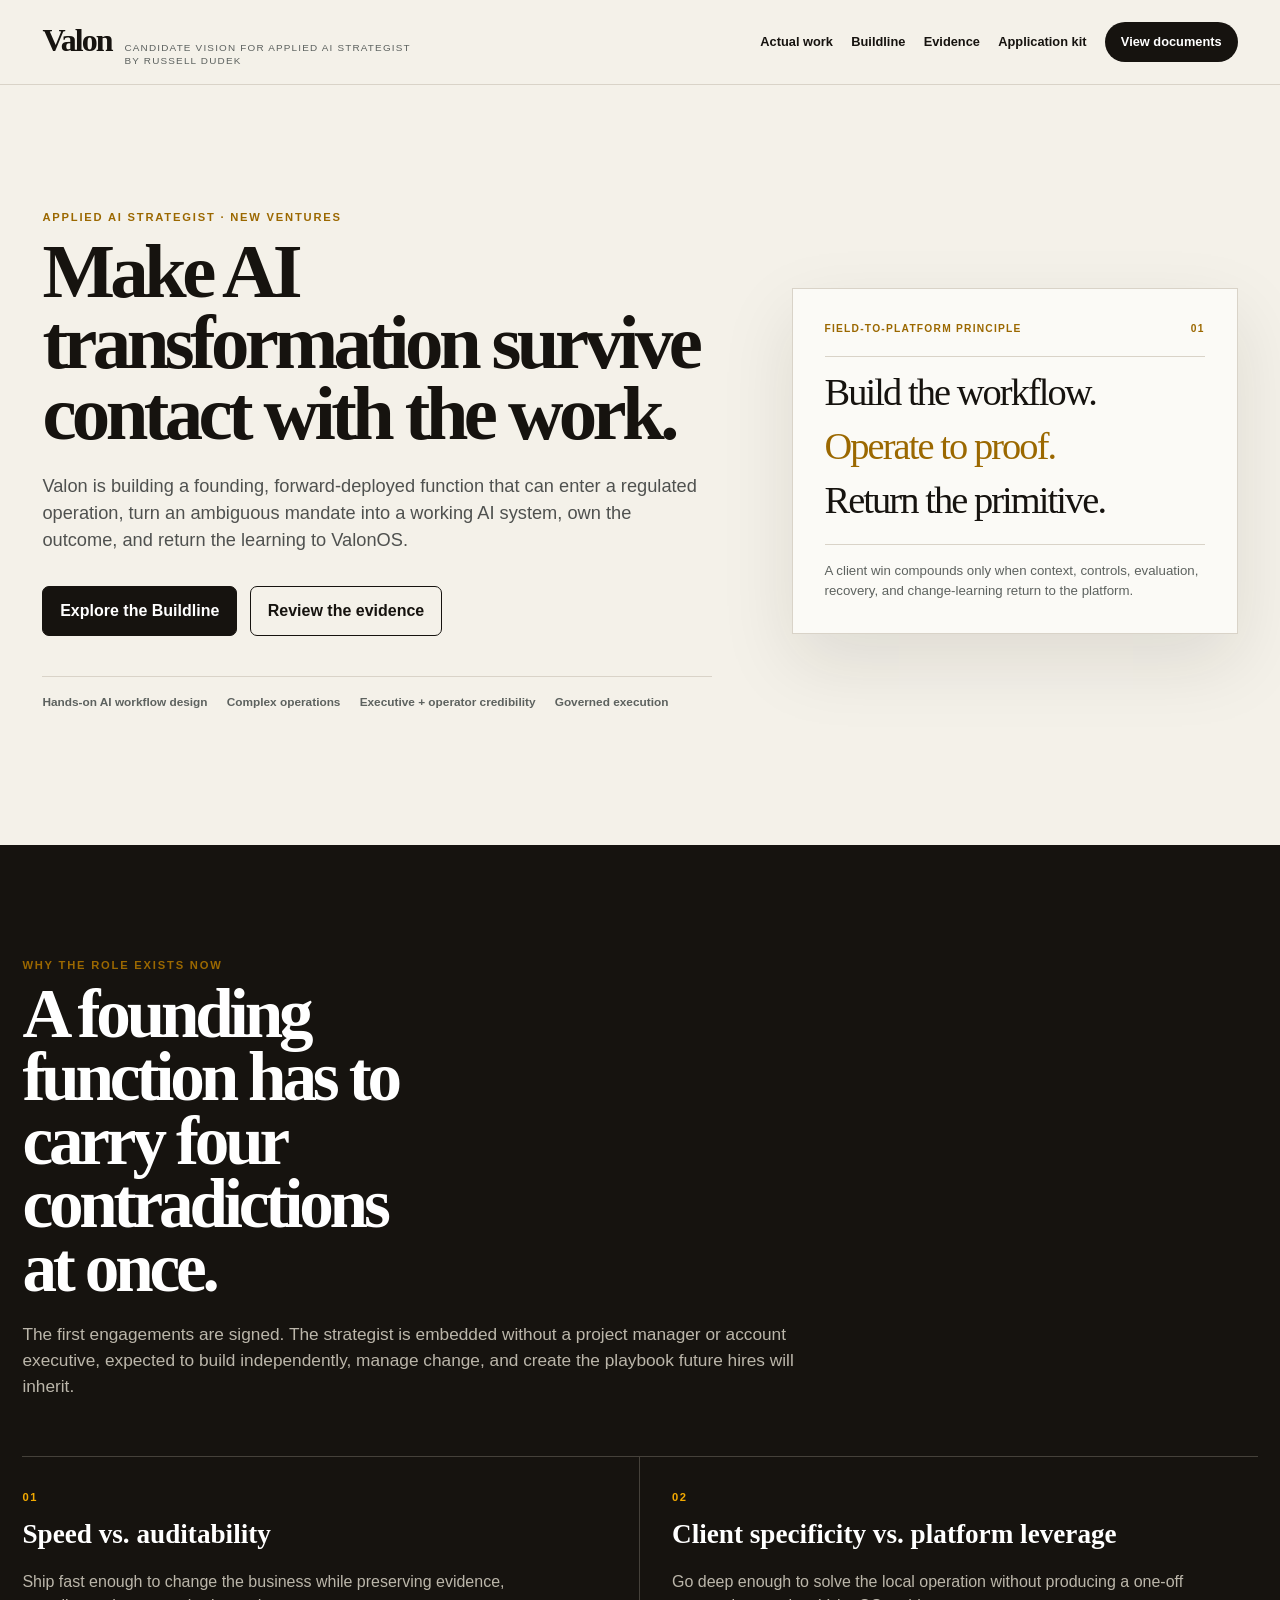
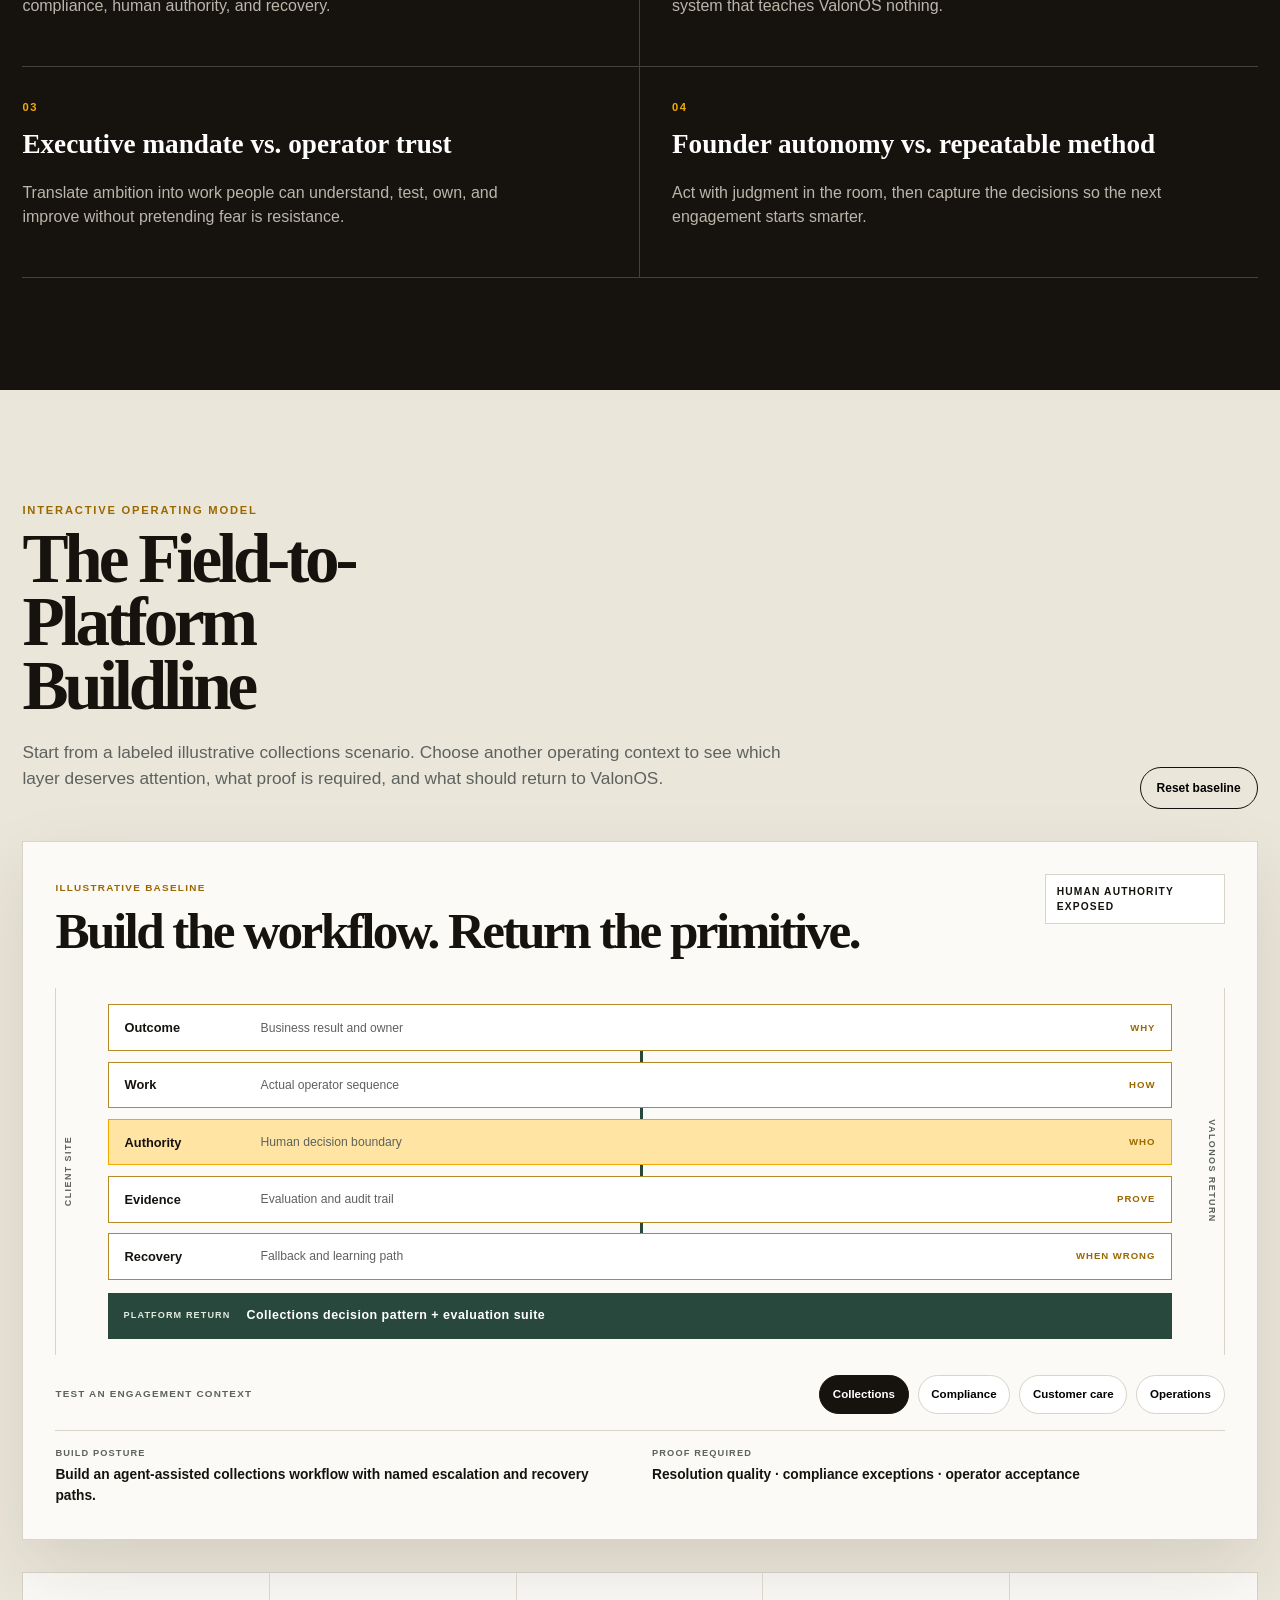
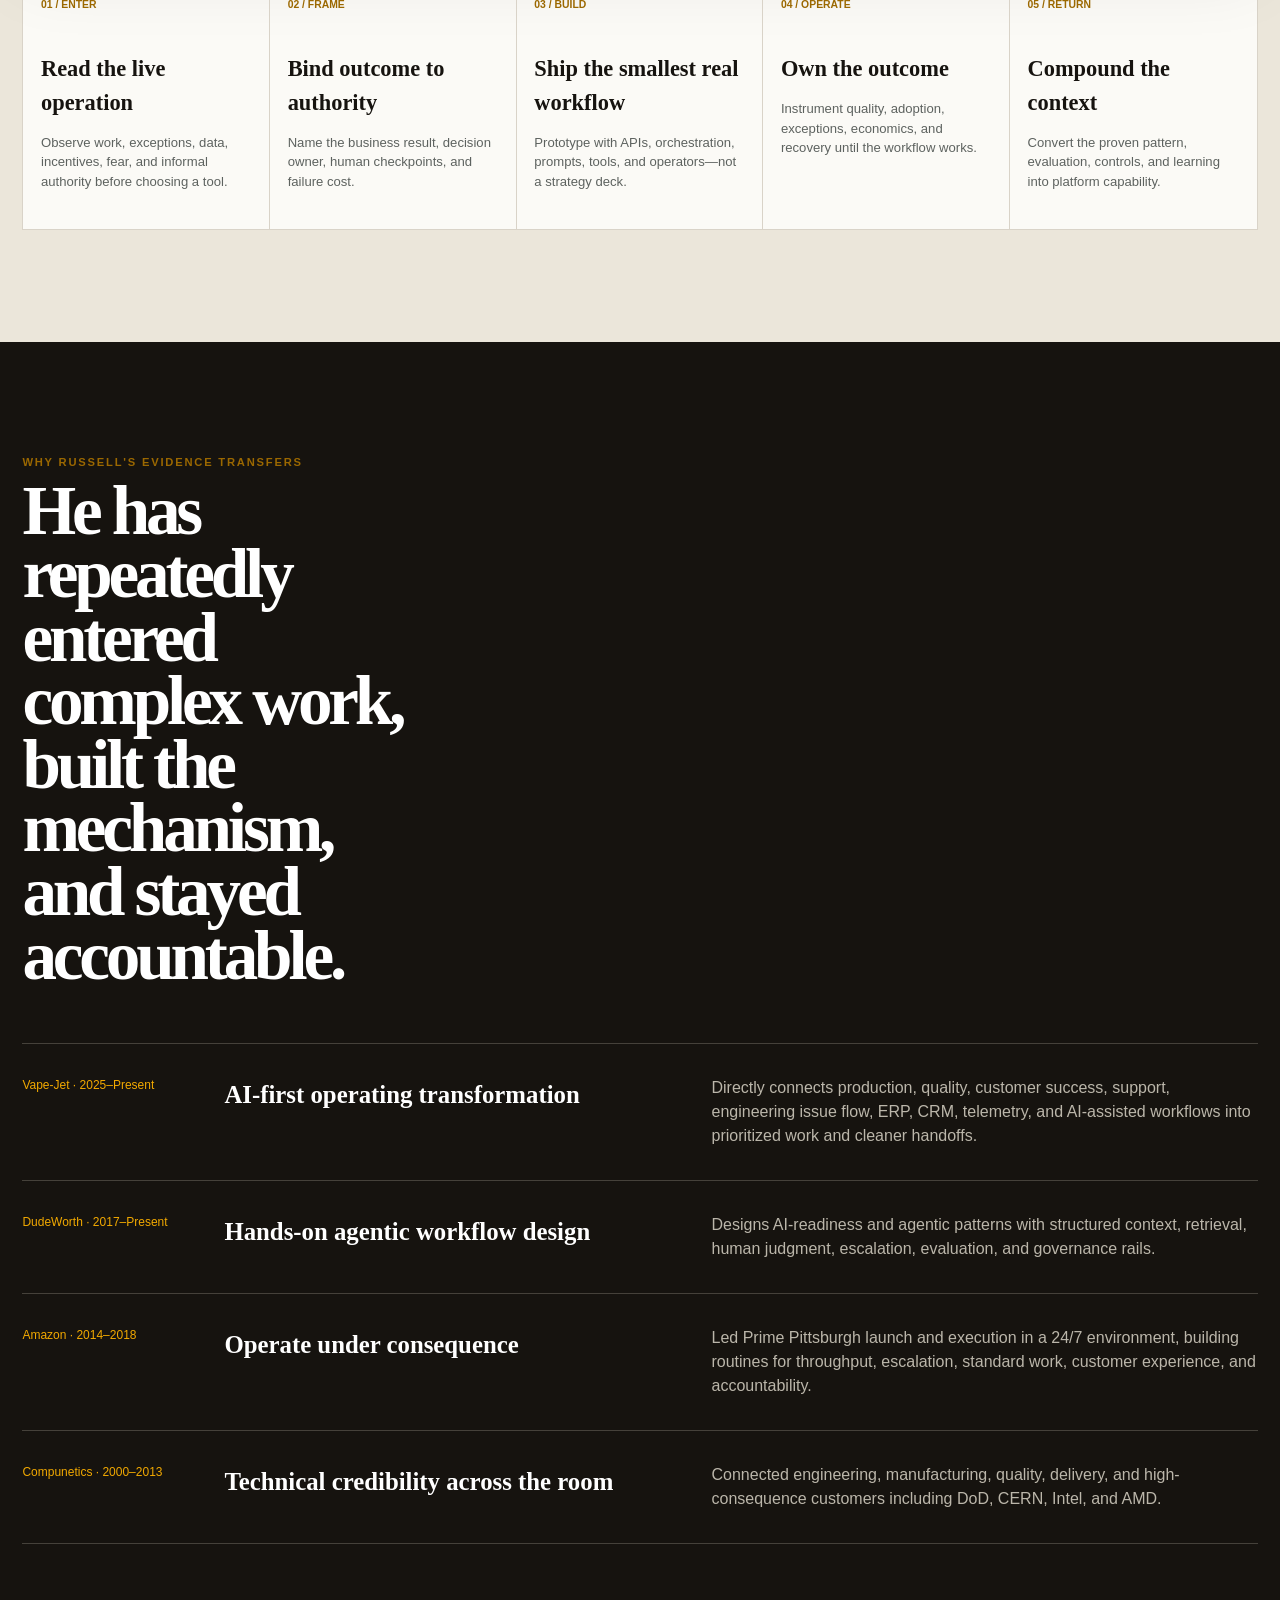
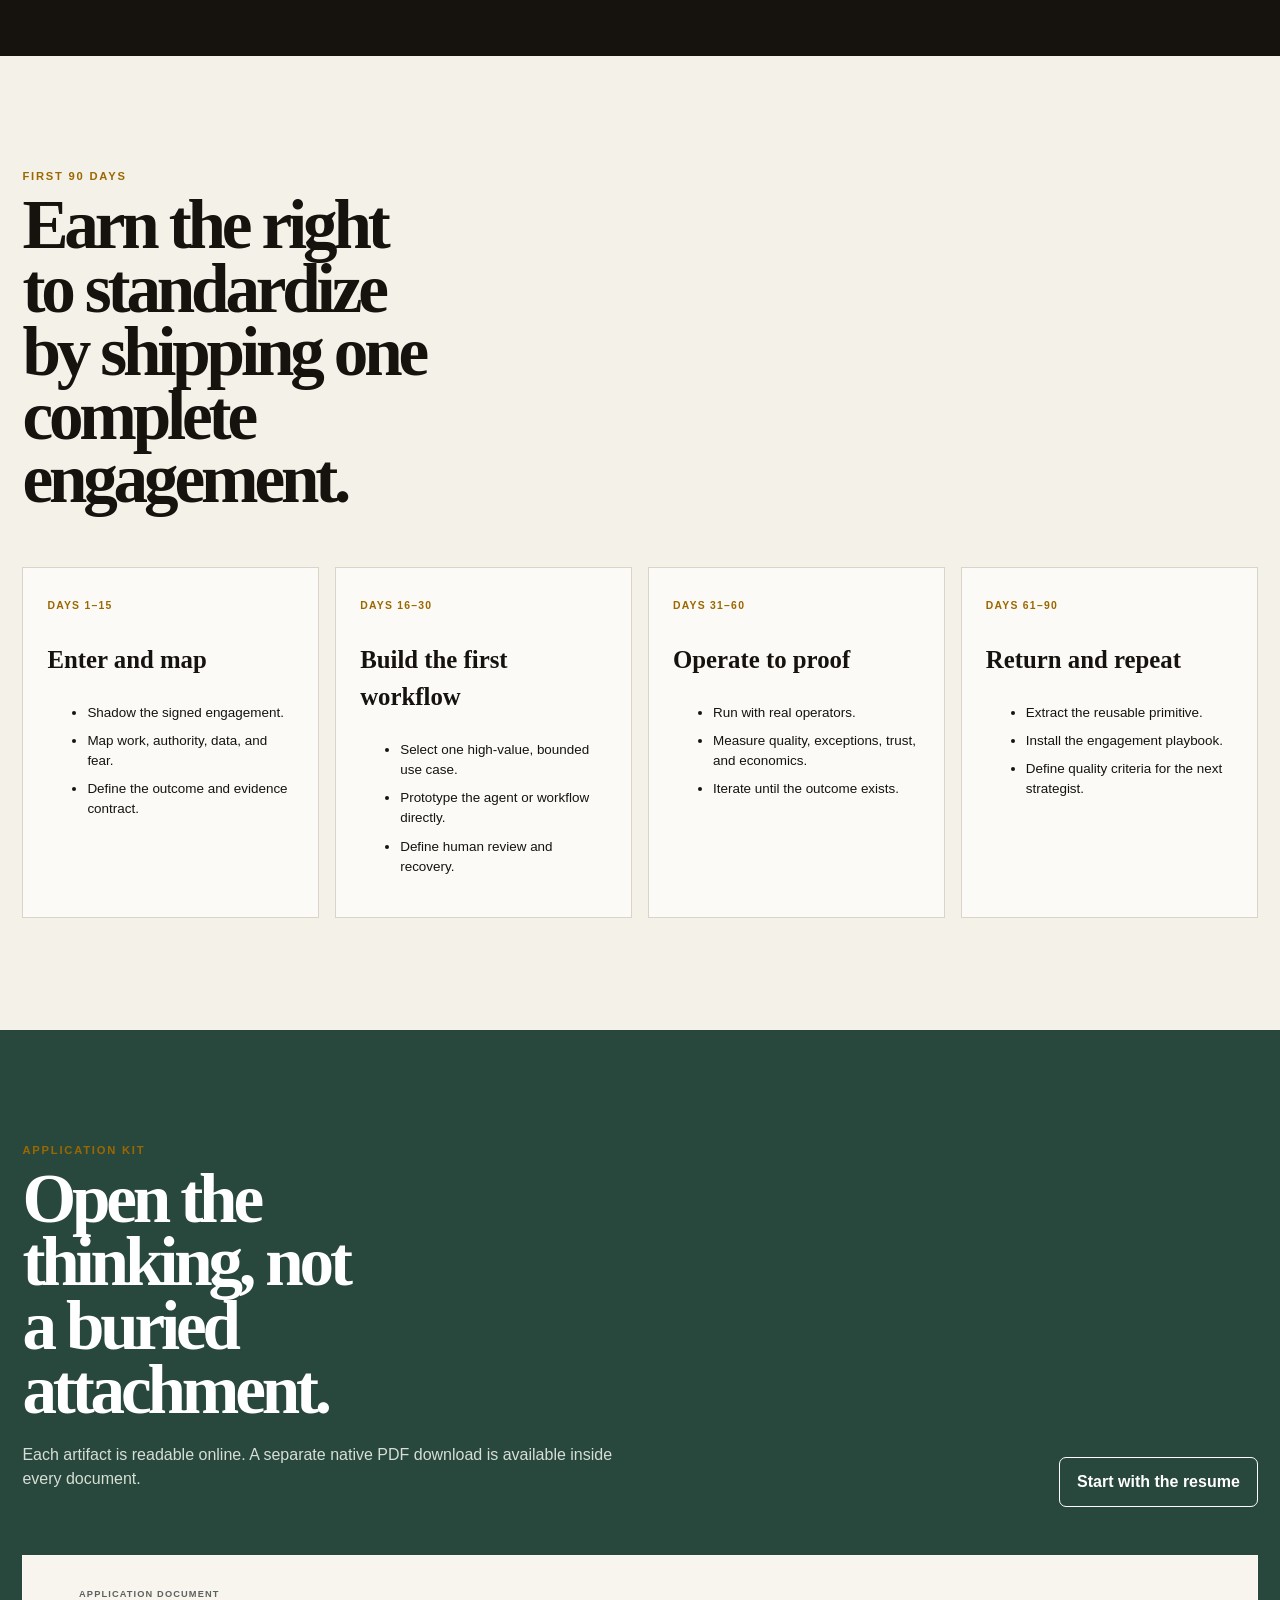
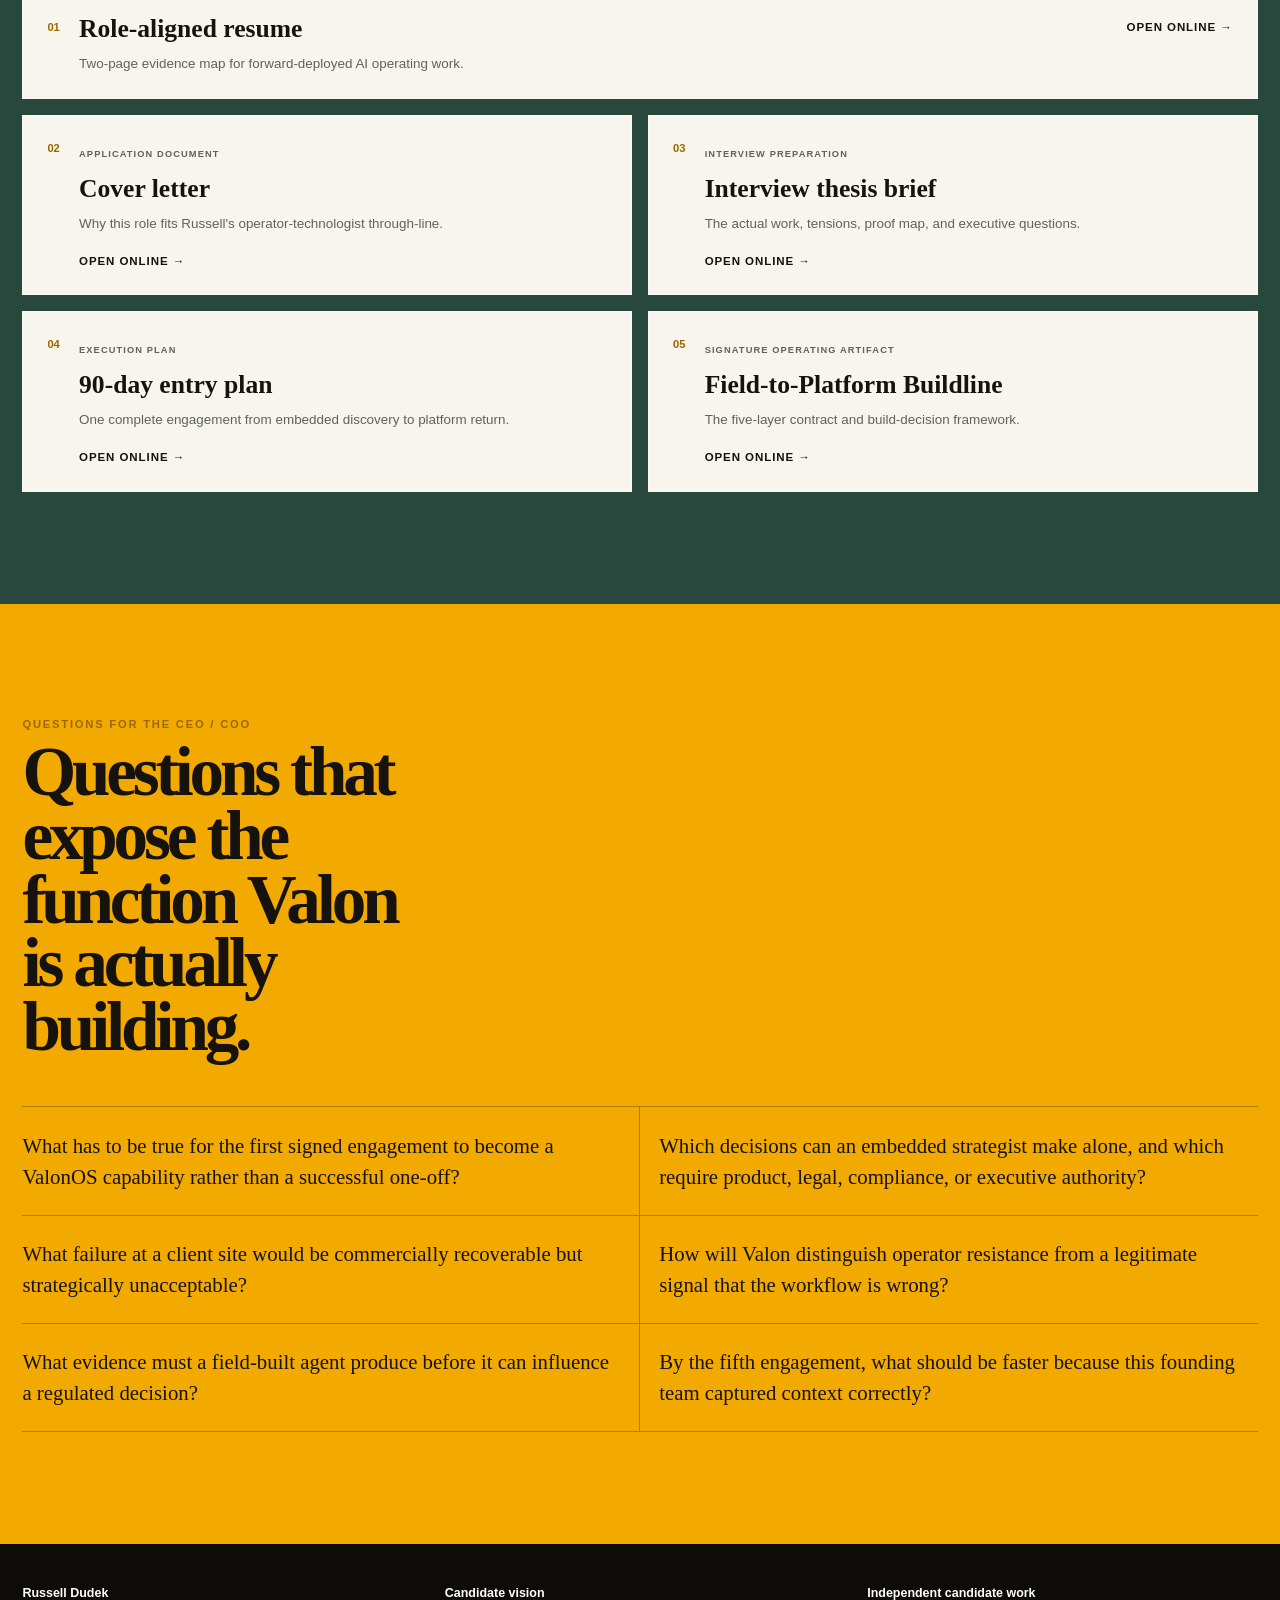
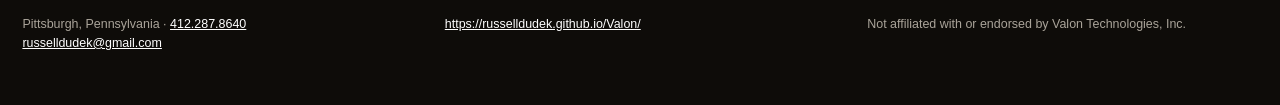
<file: index.html>
<!doctype html>
<html lang="en"><head><meta charset="utf-8"><meta name="viewport" content="width=device-width,initial-scale=1">
<title>Russell Dudek | Applied AI Strategist, New Ventures</title>
<meta name="description" content="Independent candidate vision for Valon's Applied AI Strategist, New Ventures role.">
<link rel="stylesheet" href="styles.css"></head><body>
<a class="skip" href="#main">Skip to content</a>
<header class="header"><nav class="nav" aria-label="Primary navigation">
<a class="brand" href="index.html"><strong>Valon</strong><span>Candidate vision for Applied AI Strategist<br>by Russell Dudek</span></a>
<div class="navlinks"><a href="#mandate">Actual work</a><a href="#model">Buildline</a><a href="#evidence">Evidence</a><a href="#documents">Application kit</a><a class="pill" href="#documents">View documents</a></div>
</nav></header>
<main id="main">
<section class="hero">
<div class="hero-copy"><div class="eyebrow">Applied AI Strategist · New Ventures</div>
<h1>Make AI transformation survive contact with the work.</h1>
<p class="lede">Valon is building a founding, forward-deployed function that can enter a regulated operation, turn an ambiguous mandate into a working AI system, own the outcome, and return the learning to ValonOS.</p>
<div class="actions"><a class="button" href="#model">Explore the Buildline</a><a class="button secondary" href="#evidence">Review the evidence</a></div>
<div class="proofline"><span>Hands-on AI workflow design</span><span>Complex operations</span><span>Executive + operator credibility</span><span>Governed execution</span></div></div>
<aside class="hero-principle" aria-label="Candidate thesis">
<div class="hero-principle-top"><span>Field-to-platform principle</span><b>01</b></div>
<p>Build the workflow.</p><p>Operate to proof.</p><p>Return the primitive.</p>
<div class="hero-principle-foot">A client win compounds only when context, controls, evaluation, recovery, and change-learning return to the platform.</div>
</aside>
</section>

<section class="section dark" id="mandate"><div class="section-inner"><div class="eyebrow">Why the role exists now</div><h2>A founding function has to carry four contradictions at once.</h2><p class="intro">The first engagements are signed. The strategist is embedded without a project manager or account executive, expected to build independently, manage change, and create the playbook future hires will inherit.</p>
<div class="tensions"><article class="tension"><div class="num">01</div><h3>Speed vs. auditability</h3><p>Ship fast enough to change the business while preserving evidence, compliance, human authority, and recovery.</p></article><article class="tension"><div class="num">02</div><h3>Client specificity vs. platform leverage</h3><p>Go deep enough to solve the local operation without producing a one-off system that teaches ValonOS nothing.</p></article><article class="tension"><div class="num">03</div><h3>Executive mandate vs. operator trust</h3><p>Translate ambition into work people can understand, test, own, and improve without pretending fear is resistance.</p></article><article class="tension"><div class="num">04</div><h3>Founder autonomy vs. repeatable method</h3><p>Act with judgment in the room, then capture the decisions so the next engagement starts smarter.</p></article></div></div></section>

<section class="section model-section" id="model"><div class="section-inner"><div class="model-intro"><div><div class="eyebrow">Interactive operating model</div><h2>The Field-to-Platform Buildline</h2><p class="intro">Start from a labeled illustrative collections scenario. Choose another operating context to see which layer deserves attention, what proof is required, and what should return to ValonOS.</p></div><button class="reset-button" id="resetScenario" type="button">Reset baseline</button></div>
<div class="buildline" aria-live="polite" aria-label="Illustrative Field-to-Platform Buildline">
<div class="buildhead"><div><span class="baseline-label">Illustrative baseline</span><h3>Build the workflow. Return the primitive.</h3></div><span class="status" id="status">Human authority exposed</span></div>
<div class="field-stack">
<div class="side-label client">Client site</div><div class="side-label return-label">ValonOS return</div><div class="bond" aria-hidden="true"></div>
<div class="layer" data-layer="outcome"><b>Outcome</b><span>Business result and owner</span><em>why</em></div>
<div class="layer" data-layer="work"><b>Work</b><span>Actual operator sequence</span><em>how</em></div>
<div class="layer" data-layer="authority"><b>Authority</b><span>Human decision boundary</span><em>who</em></div>
<div class="layer" data-layer="evidence"><b>Evidence</b><span>Evaluation and audit trail</span><em>prove</em></div>
<div class="layer" data-layer="recovery"><b>Recovery</b><span>Fallback and learning path</span><em>when wrong</em></div>
<div class="return-chip"><small>Platform return</small><strong id="return">Collections decision pattern + evaluation suite</strong></div>
</div>
<div class="scenario-area"><div class="scenario-label">Test an engagement context</div><div class="scenarios" role="group" aria-label="Engagement scenarios"><button data-scenario="collections" aria-pressed="true">Collections</button><button data-scenario="compliance" aria-pressed="false">Compliance</button><button data-scenario="customer" aria-pressed="false">Customer care</button><button data-scenario="operations" aria-pressed="false">Operations</button></div></div>
<div class="readout"><div><small>Build posture</small><strong id="posture">Build an agent-assisted collections workflow with named escalation and recovery paths.</strong></div><div><small>Proof required</small><strong id="proof">Resolution quality · compliance exceptions · operator acceptance</strong></div></div>
</div>
<div class="stages"><article class="stage"><div class="n">01 / ENTER</div><h3>Read the live operation</h3><p>Observe work, exceptions, data, incentives, fear, and informal authority before choosing a tool.</p></article><article class="stage"><div class="n">02 / FRAME</div><h3>Bind outcome to authority</h3><p>Name the business result, decision owner, human checkpoints, and failure cost.</p></article><article class="stage"><div class="n">03 / BUILD</div><h3>Ship the smallest real workflow</h3><p>Prototype with APIs, orchestration, prompts, tools, and operators—not a strategy deck.</p></article><article class="stage"><div class="n">04 / OPERATE</div><h3>Own the outcome</h3><p>Instrument quality, adoption, exceptions, economics, and recovery until the workflow works.</p></article><article class="stage"><div class="n">05 / RETURN</div><h3>Compound the context</h3><p>Convert the proven pattern, evaluation, controls, and learning into platform capability.</p></article></div>
</div></section>

<section class="section dark" id="evidence"><div class="section-inner"><div class="eyebrow">Why Russell's evidence transfers</div><h2>He has repeatedly entered complex work, built the mechanism, and stayed accountable.</h2><div class="evidence"><article><div class="meta">Vape-Jet · 2025–Present</div><h3>AI-first operating transformation</h3><p>Directly connects production, quality, customer success, support, engineering issue flow, ERP, CRM, telemetry, and AI-assisted workflows into prioritized work and cleaner handoffs.</p></article><article><div class="meta">DudeWorth · 2017–Present</div><h3>Hands-on agentic workflow design</h3><p>Designs AI-readiness and agentic patterns with structured context, retrieval, human judgment, escalation, evaluation, and governance rails.</p></article><article><div class="meta">Amazon · 2014–2018</div><h3>Operate under consequence</h3><p>Led Prime Pittsburgh launch and execution in a 24/7 environment, building routines for throughput, escalation, standard work, customer experience, and accountability.</p></article><article><div class="meta">Compunetics · 2000–2013</div><h3>Technical credibility across the room</h3><p>Connected engineering, manufacturing, quality, delivery, and high-consequence customers including DoD, CERN, Intel, and AMD.</p></article></div></div></section>

<section class="section" id="entry"><div class="section-inner"><div class="eyebrow">First 90 days</div><h2>Earn the right to standardize by shipping one complete engagement.</h2><div class="timeline"><article class="phase"><span>DAYS 1–15</span><h3>Enter and map</h3><ul><li>Shadow the signed engagement.</li><li>Map work, authority, data, and fear.</li><li>Define the outcome and evidence contract.</li></ul></article><article class="phase"><span>DAYS 16–30</span><h3>Build the first workflow</h3><ul><li>Select one high-value, bounded use case.</li><li>Prototype the agent or workflow directly.</li><li>Define human review and recovery.</li></ul></article><article class="phase"><span>DAYS 31–60</span><h3>Operate to proof</h3><ul><li>Run with real operators.</li><li>Measure quality, exceptions, trust, and economics.</li><li>Iterate until the outcome exists.</li></ul></article><article class="phase"><span>DAYS 61–90</span><h3>Return and repeat</h3><ul><li>Extract the reusable primitive.</li><li>Install the engagement playbook.</li><li>Define quality criteria for the next strategist.</li></ul></article></div></div></section>

<section class="documents-section" id="documents"><div class="documents-inner"><div class="documents-heading"><div><div class="eyebrow">Application kit</div><h2>Open the thinking, not a buried attachment.</h2><p>Each artifact is readable online. A separate native PDF download is available inside every document.</p></div><a class="button secondary light-button" href="resume.html">Start with the resume</a></div>
<div class="document-grid">
<a class="document-card primary-card" href="resume.html"><span>01</span><div><small>Application document</small><h3>Role-aligned resume</h3><p>Two-page evidence map for forward-deployed AI operating work.</p></div><b>Open online →</b></a>
<a class="document-card" href="cover-letter.html"><span>02</span><div><small>Application document</small><h3>Cover letter</h3><p>Why this role fits Russell's operator-technologist through-line.</p></div><b>Open online →</b></a>
<a class="document-card" href="interview-brief.html"><span>03</span><div><small>Interview preparation</small><h3>Interview thesis brief</h3><p>The actual work, tensions, proof map, and executive questions.</p></div><b>Open online →</b></a>
<a class="document-card" href="entry-plan.html"><span>04</span><div><small>Execution plan</small><h3>90-day entry plan</h3><p>One complete engagement from embedded discovery to platform return.</p></div><b>Open online →</b></a>
<a class="document-card" href="field-build-brief.html"><span>05</span><div><small>Signature operating artifact</small><h3>Field-to-Platform Buildline</h3><p>The five-layer contract and build-decision framework.</p></div><b>Open online →</b></a>
</div></div></section>

<section class="section gold"><div class="section-inner"><div class="eyebrow">Questions for the CEO / COO</div><h2>Questions that expose the function Valon is actually building.</h2><div class="questions"><div class="question">What has to be true for the first signed engagement to become a ValonOS capability rather than a successful one-off?</div><div class="question">Which decisions can an embedded strategist make alone, and which require product, legal, compliance, or executive authority?</div><div class="question">What failure at a client site would be commercially recoverable but strategically unacceptable?</div><div class="question">How will Valon distinguish operator resistance from a legitimate signal that the workflow is wrong?</div><div class="question">What evidence must a field-built agent produce before it can influence a regulated decision?</div><div class="question">By the fifth engagement, what should be faster because this founding team captured context correctly?</div></div></div></section>
</main>
<footer class="footer"><div class="footergrid"><div><strong>Russell Dudek</strong><p>Pittsburgh, Pennsylvania · <a href="tel:+14122878640">412.287.8640</a><br><a href="mailto:russelldudek@gmail.com">russelldudek@gmail.com</a></p></div><div><strong>Candidate vision</strong><p><a href="https://russelldudek.github.io/Valon/">https://russelldudek.github.io/Valon/</a></p></div><div><strong>Independent candidate work</strong><p>Not affiliated with or endorsed by Valon Technologies, Inc.</p></div></div></footer>
<script src="app.js"></script></body></html>
</file>
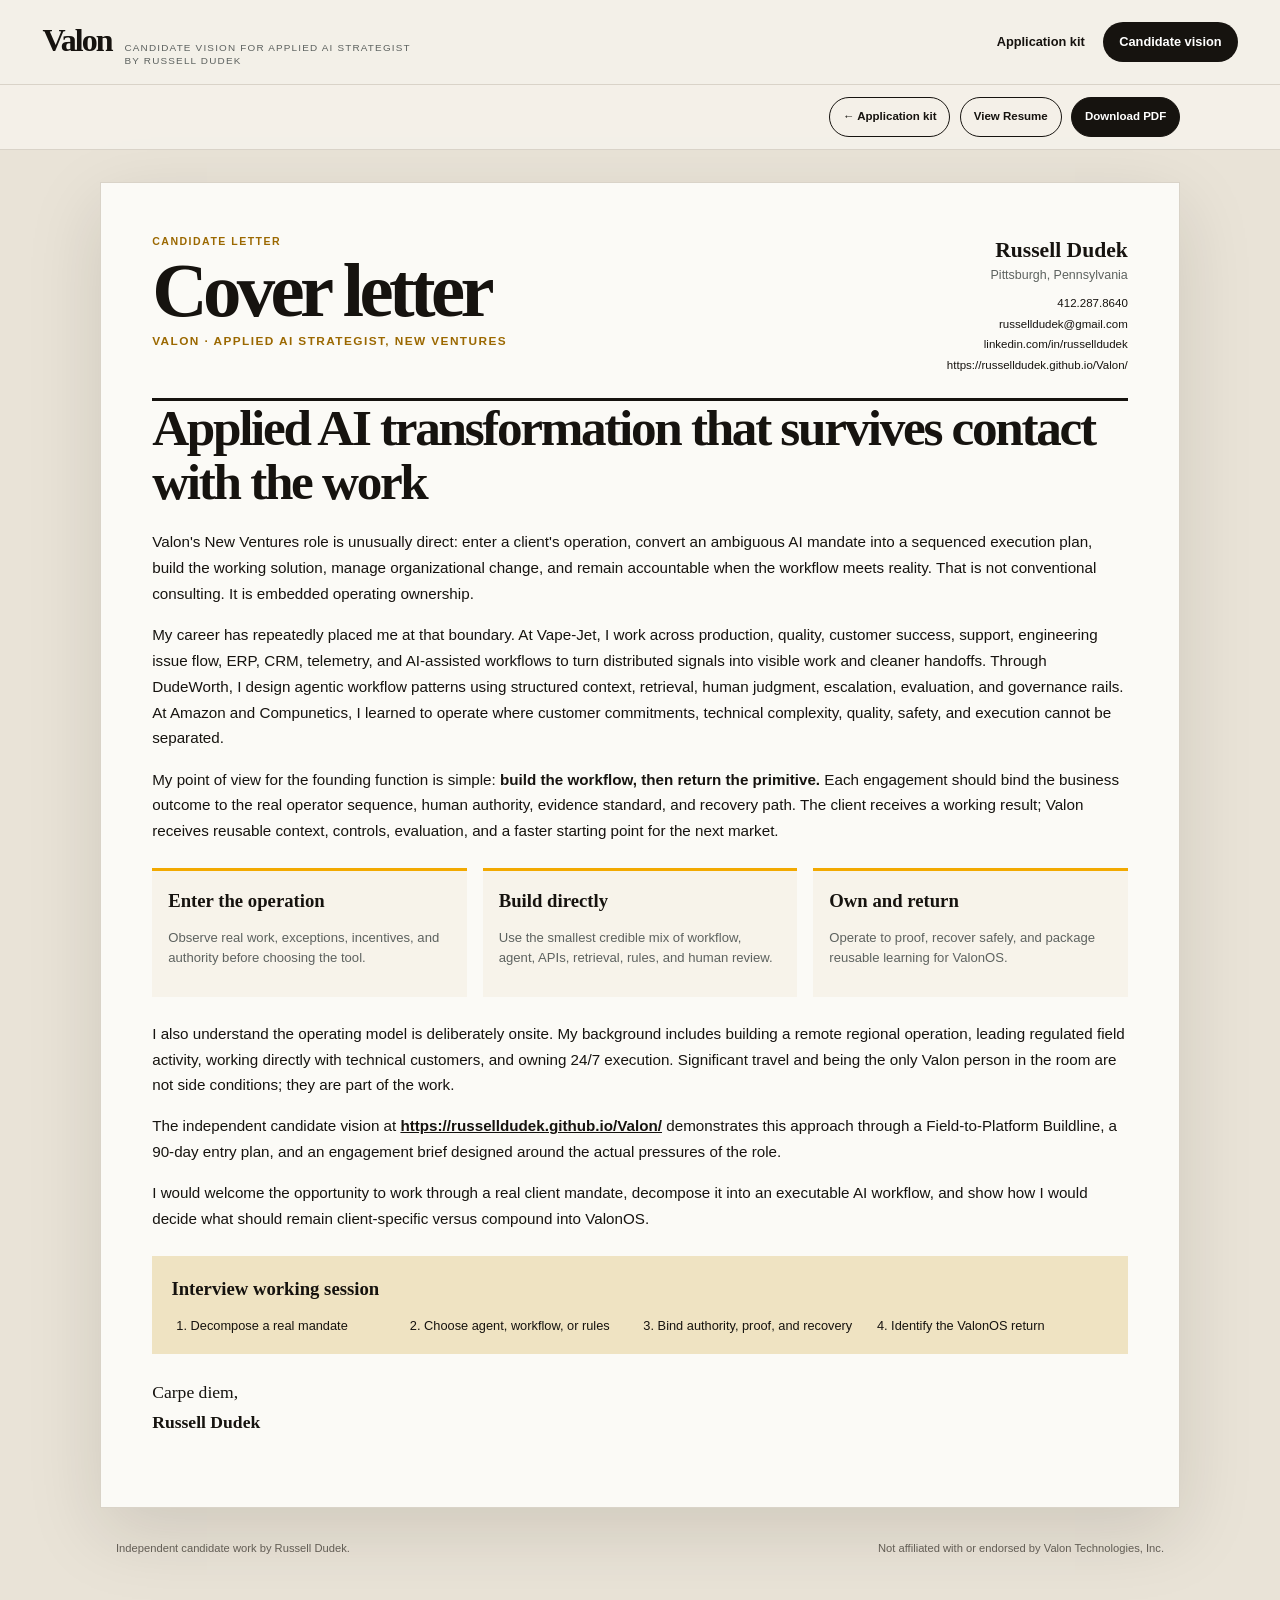
<file: cover-letter.html>
<!doctype html><html lang="en"><head><meta charset="utf-8"><meta name="viewport" content="width=device-width,initial-scale=1"><title>Russell Dudek | Cover letter</title><meta name="description" content="Online cover letter for Valon's Applied AI Strategist, New Ventures role."><link rel="stylesheet" href="styles.css"><link rel="stylesheet" href="documents.css"></head><body class="document-page"><a class="skip" href="#document">Skip to document</a><header class="header"><nav class="nav"><a class="brand" href="index.html"><strong>Valon</strong><span>Candidate vision for Applied AI Strategist<br>by Russell Dudek</span></a><div class="navlinks"><a href="index.html#documents">Application kit</a><a class="pill" href="index.html">Candidate vision</a></div></nav></header><div class="document-toolbar" aria-label="Document actions"><a href="index.html#documents">← Application kit</a><a href="resume.html">View Resume</a><a class="download" download href="docs/Russell-Dudek-Valon-Cover-Letter.pdf">Download PDF</a></div><main class="online-document" id="document"><header class="document-header"><div><div class="document-kicker">Candidate letter</div><h1>Cover letter</h1><p>Valon · Applied AI Strategist, New Ventures</p></div><div><strong>Russell Dudek</strong><span>Pittsburgh, Pennsylvania</span><div class="document-contact"><a href="tel:+14122878640">412.287.8640</a><a href="mailto:russelldudek@gmail.com">russelldudek@gmail.com</a><a href="https://www.linkedin.com/in/russelldudek">linkedin.com/in/russelldudek</a><a href="https://russelldudek.github.io/Valon/">https://russelldudek.github.io/Valon/</a></div></div></header><article class="letter"><h2>Applied AI transformation that survives contact with the work</h2><p>Valon's New Ventures role is unusually direct: enter a client's operation, convert an ambiguous AI mandate into a sequenced execution plan, build the working solution, manage organizational change, and remain accountable when the workflow meets reality. That is not conventional consulting. It is embedded operating ownership.</p><p>My career has repeatedly placed me at that boundary. At Vape-Jet, I work across production, quality, customer success, support, engineering issue flow, ERP, CRM, telemetry, and AI-assisted workflows to turn distributed signals into visible work and cleaner handoffs. Through DudeWorth, I design agentic workflow patterns using structured context, retrieval, human judgment, escalation, evaluation, and governance rails. At Amazon and Compunetics, I learned to operate where customer commitments, technical complexity, quality, safety, and execution cannot be separated.</p><p>My point of view for the founding function is simple: <b>build the workflow, then return the primitive.</b> Each engagement should bind the business outcome to the real operator sequence, human authority, evidence standard, and recovery path. The client receives a working result; Valon receives reusable context, controls, evaluation, and a faster starting point for the next market.</p><div class="letter-principles"><article><h3>Enter the operation</h3><p>Observe real work, exceptions, incentives, and authority before choosing the tool.</p></article><article><h3>Build directly</h3><p>Use the smallest credible mix of workflow, agent, APIs, retrieval, rules, and human review.</p></article><article><h3>Own and return</h3><p>Operate to proof, recover safely, and package reusable learning for ValonOS.</p></article></div><p>I also understand the operating model is deliberately onsite. My background includes building a remote regional operation, leading regulated field activity, working directly with technical customers, and owning 24/7 execution. Significant travel and being the only Valon person in the room are not side conditions; they are part of the work.</p><p>The independent candidate vision at <a href="https://russelldudek.github.io/Valon/">https://russelldudek.github.io/Valon/</a> demonstrates this approach through a Field-to-Platform Buildline, a 90-day entry plan, and an engagement brief designed around the actual pressures of the role.</p><p>I would welcome the opportunity to work through a real client mandate, decompose it into an executable AI workflow, and show how I would decide what should remain client-specific versus compound into ValonOS.</p><div class="working-session"><h3>Interview working session</h3><ol><li>Decompose a real mandate</li><li>Choose agent, workflow, or rules</li><li>Bind authority, proof, and recovery</li><li>Identify the ValonOS return</li></ol></div><p class="signature">Carpe diem,<br><strong>Russell Dudek</strong></p></article></main><footer class="document-footer"><span>Independent candidate work by Russell Dudek.</span><span>Not affiliated with or endorsed by Valon Technologies, Inc.</span></footer></body></html>
</file>
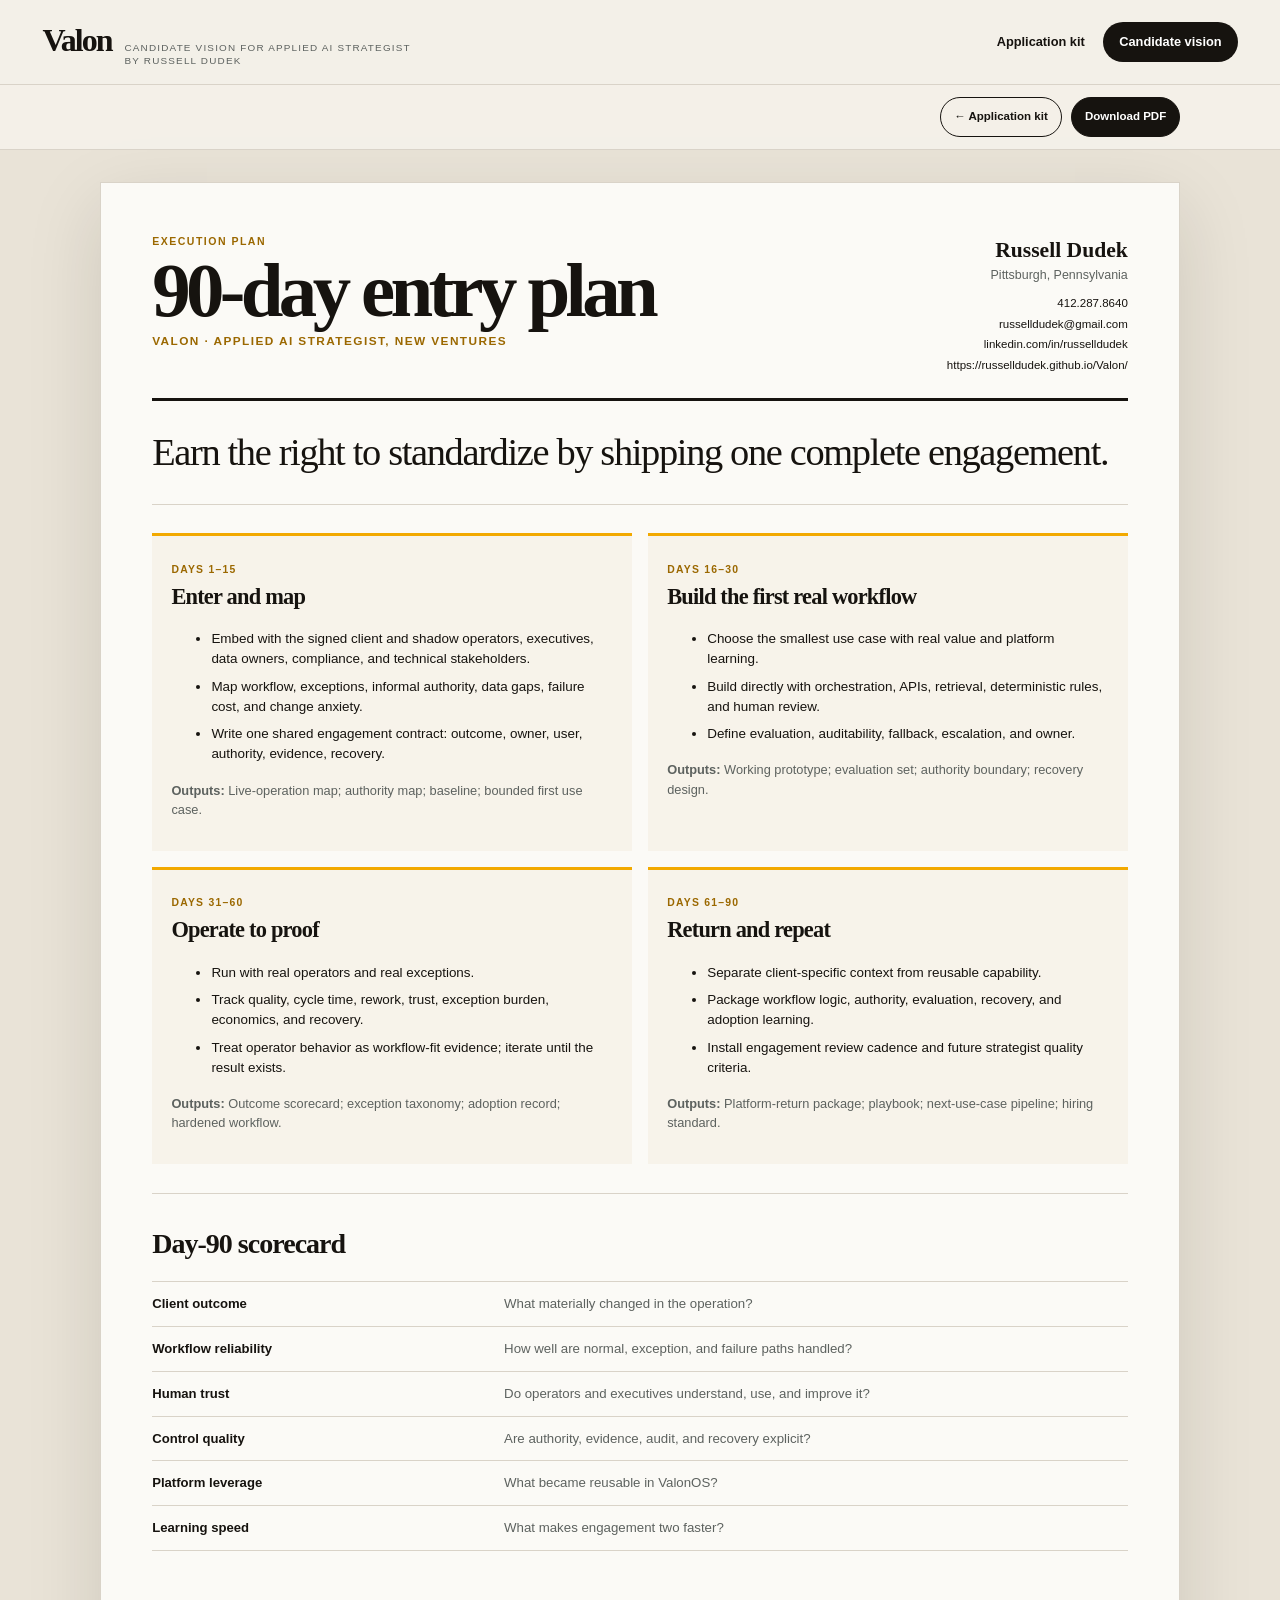
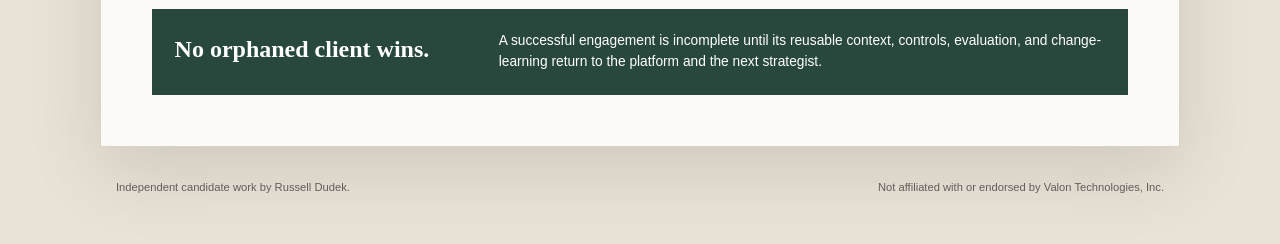
<file: entry-plan.html>
<!doctype html><html lang="en"><head><meta charset="utf-8"><meta name="viewport" content="width=device-width,initial-scale=1"><title>Russell Dudek | 90-day entry plan</title><meta name="description" content="Online 90-day entry plan for Valon's Applied AI Strategist, New Ventures role."><link rel="stylesheet" href="styles.css"><link rel="stylesheet" href="documents.css"></head><body class="document-page"><a class="skip" href="#document">Skip to document</a><header class="header"><nav class="nav"><a class="brand" href="index.html"><strong>Valon</strong><span>Candidate vision for Applied AI Strategist<br>by Russell Dudek</span></a><div class="navlinks"><a href="index.html#documents">Application kit</a><a class="pill" href="index.html">Candidate vision</a></div></nav></header><div class="document-toolbar" aria-label="Document actions"><a href="index.html#documents">← Application kit</a><a class="download" download href="docs/Russell-Dudek-Valon-90-Day-Plan.pdf">Download PDF</a></div><main class="online-document" id="document"><header class="document-header"><div><div class="document-kicker">Execution plan</div><h1>90-day entry plan</h1><p>Valon · Applied AI Strategist, New Ventures</p></div><div><strong>Russell Dudek</strong><span>Pittsburgh, Pennsylvania</span><div class="document-contact"><a href="tel:+14122878640">412.287.8640</a><a href="mailto:russelldudek@gmail.com">russelldudek@gmail.com</a><a href="https://www.linkedin.com/in/russelldudek">linkedin.com/in/russelldudek</a><a href="https://russelldudek.github.io/Valon/">https://russelldudek.github.io/Valon/</a></div></div></header><section class="document-lead"><p class="document-thesis">Earn the right to standardize by shipping one complete engagement.</p></section><section class="plan-grid"><article><span>DAYS 1–15</span><h2>Enter and map</h2><ul><li>Embed with the signed client and shadow operators, executives, data owners, compliance, and technical stakeholders.</li><li>Map workflow, exceptions, informal authority, data gaps, failure cost, and change anxiety.</li><li>Write one shared engagement contract: outcome, owner, user, authority, evidence, recovery.</li></ul><p><b>Outputs:</b> Live-operation map; authority map; baseline; bounded first use case.</p></article><article><span>DAYS 16–30</span><h2>Build the first real workflow</h2><ul><li>Choose the smallest use case with real value and platform learning.</li><li>Build directly with orchestration, APIs, retrieval, deterministic rules, and human review.</li><li>Define evaluation, auditability, fallback, escalation, and owner.</li></ul><p><b>Outputs:</b> Working prototype; evaluation set; authority boundary; recovery design.</p></article><article><span>DAYS 31–60</span><h2>Operate to proof</h2><ul><li>Run with real operators and real exceptions.</li><li>Track quality, cycle time, rework, trust, exception burden, economics, and recovery.</li><li>Treat operator behavior as workflow-fit evidence; iterate until the result exists.</li></ul><p><b>Outputs:</b> Outcome scorecard; exception taxonomy; adoption record; hardened workflow.</p></article><article><span>DAYS 61–90</span><h2>Return and repeat</h2><ul><li>Separate client-specific context from reusable capability.</li><li>Package workflow logic, authority, evaluation, recovery, and adoption learning.</li><li>Install engagement review cadence and future strategist quality criteria.</li></ul><p><b>Outputs:</b> Platform-return package; playbook; next-use-case pipeline; hiring standard.</p></article></section><section><h2>Day-90 scorecard</h2><div class="fit-map"><div><b>Client outcome</b><span>What materially changed in the operation?</span></div><div><b>Workflow reliability</b><span>How well are normal, exception, and failure paths handled?</span></div><div><b>Human trust</b><span>Do operators and executives understand, use, and improve it?</span></div><div><b>Control quality</b><span>Are authority, evidence, audit, and recovery explicit?</span></div><div><b>Platform leverage</b><span>What became reusable in ValonOS?</span></div><div><b>Learning speed</b><span>What makes engagement two faster?</span></div></div></section><aside class="document-callout"><strong>No orphaned client wins.</strong><span>A successful engagement is incomplete until its reusable context, controls, evaluation, and change-learning return to the platform and the next strategist.</span></aside></main><footer class="document-footer"><span>Independent candidate work by Russell Dudek.</span><span>Not affiliated with or endorsed by Valon Technologies, Inc.</span></footer></body></html>
</file>
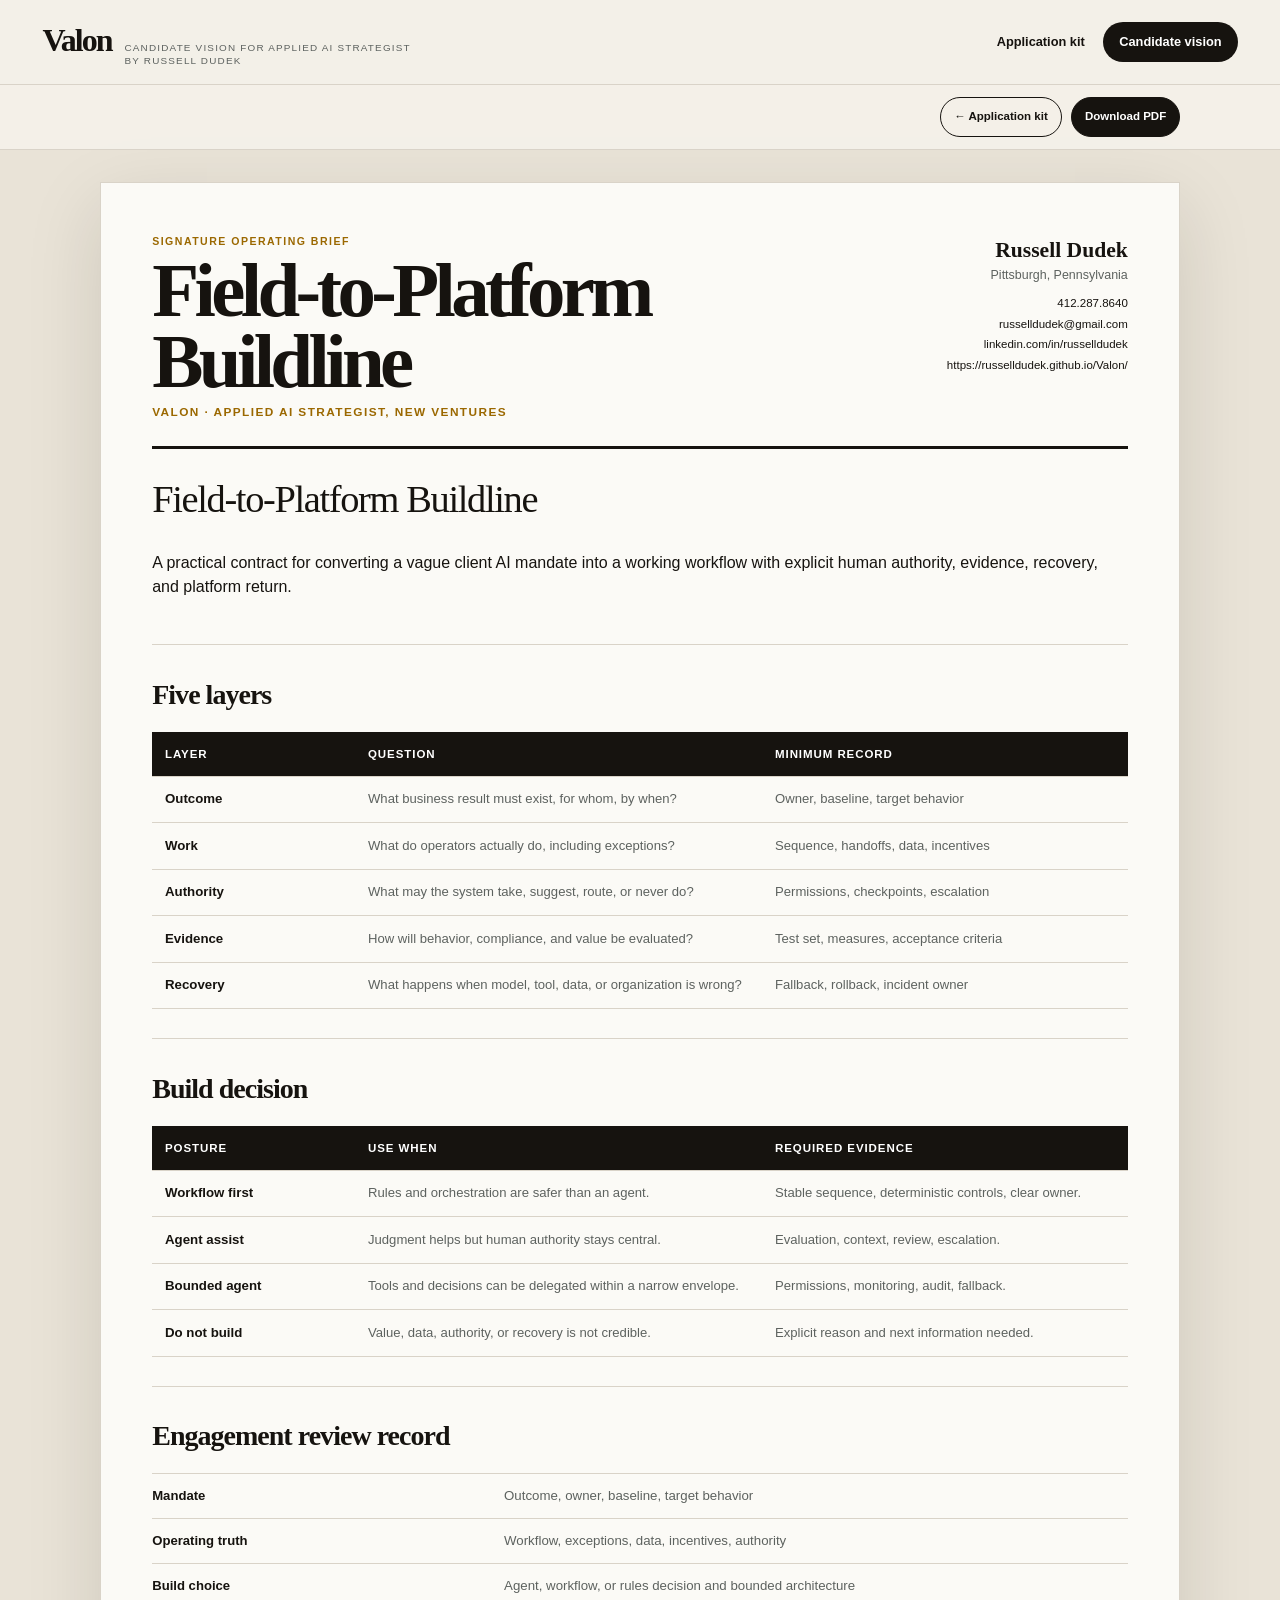
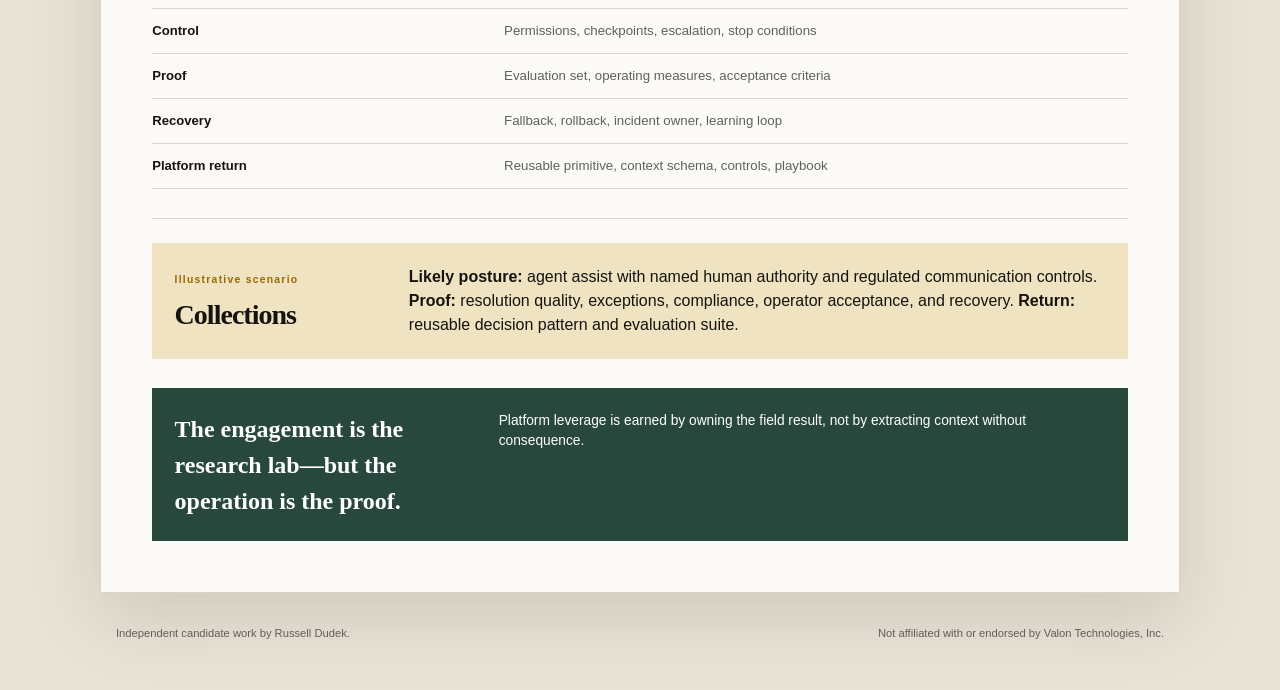
<file: field-build-brief.html>
<!doctype html><html lang="en"><head><meta charset="utf-8"><meta name="viewport" content="width=device-width,initial-scale=1"><title>Russell Dudek | Field-to-Platform Buildline</title><meta name="description" content="Online field-to-platform buildline for Valon's Applied AI Strategist, New Ventures role."><link rel="stylesheet" href="styles.css"><link rel="stylesheet" href="documents.css"></head><body class="document-page"><a class="skip" href="#document">Skip to document</a><header class="header"><nav class="nav"><a class="brand" href="index.html"><strong>Valon</strong><span>Candidate vision for Applied AI Strategist<br>by Russell Dudek</span></a><div class="navlinks"><a href="index.html#documents">Application kit</a><a class="pill" href="index.html">Candidate vision</a></div></nav></header><div class="document-toolbar" aria-label="Document actions"><a href="index.html#documents">← Application kit</a><a class="download" download href="docs/Russell-Dudek-Valon-Field-Build-Brief.pdf">Download PDF</a></div><main class="online-document" id="document"><header class="document-header"><div><div class="document-kicker">Signature operating brief</div><h1>Field-to-Platform Buildline</h1><p>Valon · Applied AI Strategist, New Ventures</p></div><div><strong>Russell Dudek</strong><span>Pittsburgh, Pennsylvania</span><div class="document-contact"><a href="tel:+14122878640">412.287.8640</a><a href="mailto:russelldudek@gmail.com">russelldudek@gmail.com</a><a href="https://www.linkedin.com/in/russelldudek">linkedin.com/in/russelldudek</a><a href="https://russelldudek.github.io/Valon/">https://russelldudek.github.io/Valon/</a></div></div></header><section class="document-lead"><p class="document-thesis">Field-to-Platform Buildline</p><p>A practical contract for converting a vague client AI mandate into a working workflow with explicit human authority, evidence, recovery, and platform return.</p></section><section><h2>Five layers</h2><div class="framework-table"><div class="table-head"><b>Layer</b><b>Question</b><b>Minimum record</b></div><div><strong>Outcome</strong><span>What business result must exist, for whom, by when?</span><span>Owner, baseline, target behavior</span></div><div><strong>Work</strong><span>What do operators actually do, including exceptions?</span><span>Sequence, handoffs, data, incentives</span></div><div><strong>Authority</strong><span>What may the system take, suggest, route, or never do?</span><span>Permissions, checkpoints, escalation</span></div><div><strong>Evidence</strong><span>How will behavior, compliance, and value be evaluated?</span><span>Test set, measures, acceptance criteria</span></div><div><strong>Recovery</strong><span>What happens when model, tool, data, or organization is wrong?</span><span>Fallback, rollback, incident owner</span></div></div></section><section><h2>Build decision</h2><div class="framework-table"><div class="table-head"><b>Posture</b><b>Use when</b><b>Required evidence</b></div><div><strong>Workflow first</strong><span>Rules and orchestration are safer than an agent.</span><span>Stable sequence, deterministic controls, clear owner.</span></div><div><strong>Agent assist</strong><span>Judgment helps but human authority stays central.</span><span>Evaluation, context, review, escalation.</span></div><div><strong>Bounded agent</strong><span>Tools and decisions can be delegated within a narrow envelope.</span><span>Permissions, monitoring, audit, fallback.</span></div><div><strong>Do not build</strong><span>Value, data, authority, or recovery is not credible.</span><span>Explicit reason and next information needed.</span></div></div></section><section><h2>Engagement review record</h2><div class="fit-map"><div><b>Mandate</b><span>Outcome, owner, baseline, target behavior</span></div><div><b>Operating truth</b><span>Workflow, exceptions, data, incentives, authority</span></div><div><b>Build choice</b><span>Agent, workflow, or rules decision and bounded architecture</span></div><div><b>Control</b><span>Permissions, checkpoints, escalation, stop conditions</span></div><div><b>Proof</b><span>Evaluation set, operating measures, acceptance criteria</span></div><div><b>Recovery</b><span>Fallback, rollback, incident owner, learning loop</span></div><div><b>Platform return</b><span>Reusable primitive, context schema, controls, playbook</span></div></div></section><section class="scenario-record"><div><span>Illustrative scenario</span><h2>Collections</h2></div><p><b>Likely posture:</b> agent assist with named human authority and regulated communication controls. <b>Proof:</b> resolution quality, exceptions, compliance, operator acceptance, and recovery. <b>Return:</b> reusable decision pattern and evaluation suite.</p></section><aside class="document-callout"><strong>The engagement is the research lab—but the operation is the proof.</strong><span>Platform leverage is earned by owning the field result, not by extracting context without consequence.</span></aside></main><footer class="document-footer"><span>Independent candidate work by Russell Dudek.</span><span>Not affiliated with or endorsed by Valon Technologies, Inc.</span></footer></body></html>
</file>
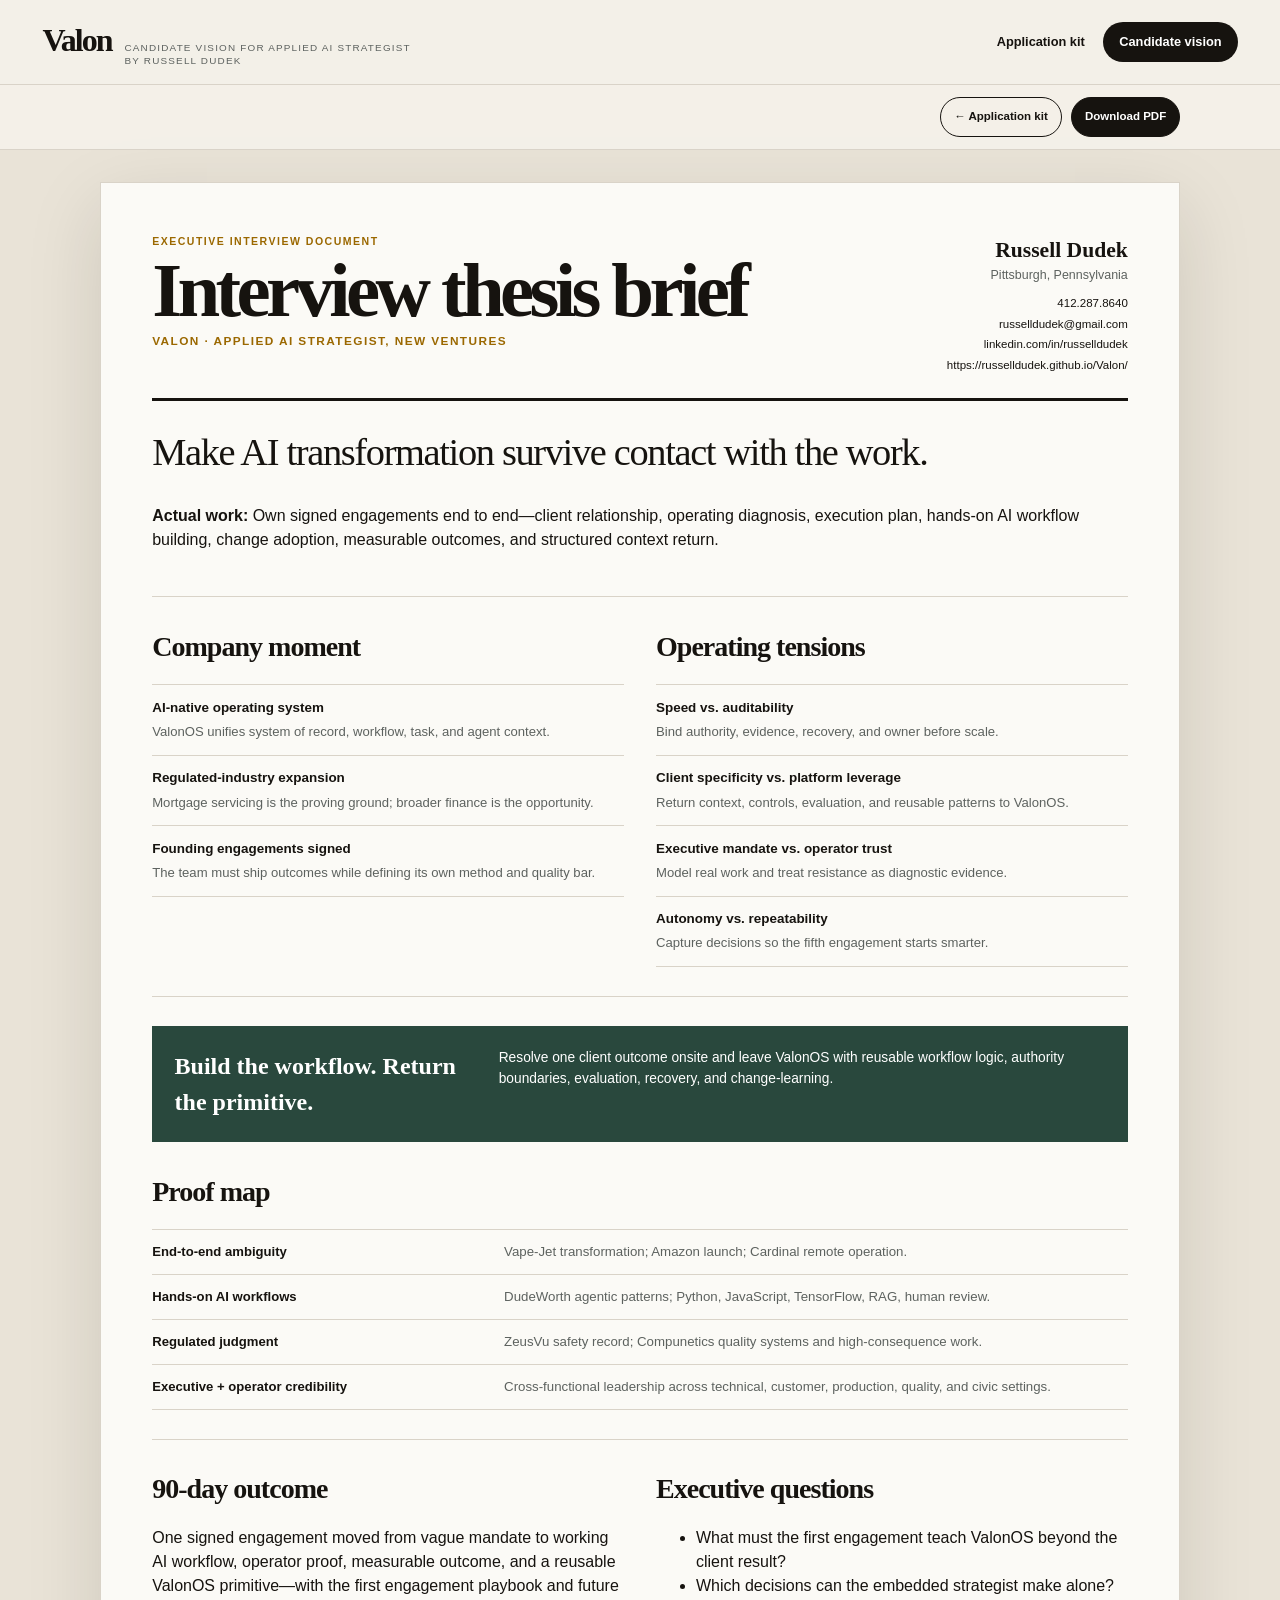
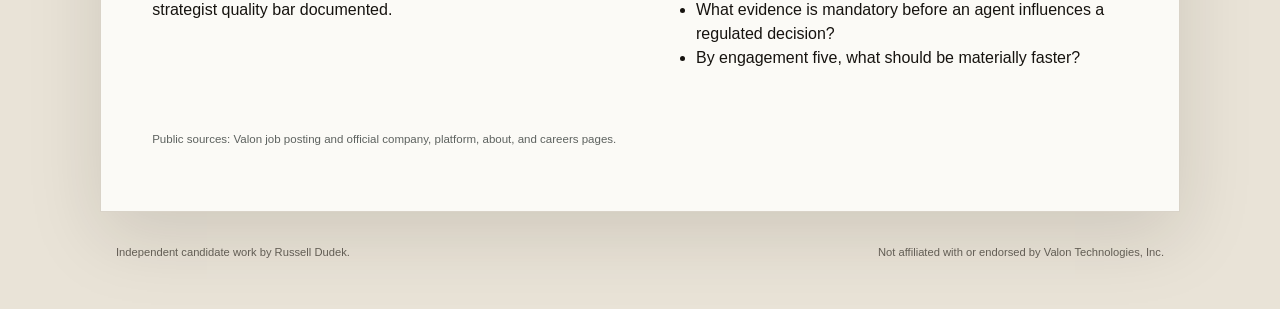
<file: interview-brief.html>
<!doctype html><html lang="en"><head><meta charset="utf-8"><meta name="viewport" content="width=device-width,initial-scale=1"><title>Russell Dudek | Interview thesis brief</title><meta name="description" content="Online interview thesis brief for Valon's Applied AI Strategist, New Ventures role."><link rel="stylesheet" href="styles.css"><link rel="stylesheet" href="documents.css"></head><body class="document-page"><a class="skip" href="#document">Skip to document</a><header class="header"><nav class="nav"><a class="brand" href="index.html"><strong>Valon</strong><span>Candidate vision for Applied AI Strategist<br>by Russell Dudek</span></a><div class="navlinks"><a href="index.html#documents">Application kit</a><a class="pill" href="index.html">Candidate vision</a></div></nav></header><div class="document-toolbar" aria-label="Document actions"><a href="index.html#documents">← Application kit</a><a class="download" download href="docs/Russell-Dudek-Valon-Interview-Brief.pdf">Download PDF</a></div><main class="online-document" id="document"><header class="document-header"><div><div class="document-kicker">Executive interview document</div><h1>Interview thesis brief</h1><p>Valon · Applied AI Strategist, New Ventures</p></div><div><strong>Russell Dudek</strong><span>Pittsburgh, Pennsylvania</span><div class="document-contact"><a href="tel:+14122878640">412.287.8640</a><a href="mailto:russelldudek@gmail.com">russelldudek@gmail.com</a><a href="https://www.linkedin.com/in/russelldudek">linkedin.com/in/russelldudek</a><a href="https://russelldudek.github.io/Valon/">https://russelldudek.github.io/Valon/</a></div></div></header><section class="document-lead"><p class="document-thesis">Make AI transformation survive contact with the work.</p><p><b>Actual work:</b> Own signed engagements end to end—client relationship, operating diagnosis, execution plan, hands-on AI workflow building, change adoption, measurable outcomes, and structured context return.</p></section><section class="brief-grid"><article><h2>Company moment</h2><div class="record-list"><div><b>AI-native operating system</b><span>ValonOS unifies system of record, workflow, task, and agent context.</span></div><div><b>Regulated-industry expansion</b><span>Mortgage servicing is the proving ground; broader finance is the opportunity.</span></div><div><b>Founding engagements signed</b><span>The team must ship outcomes while defining its own method and quality bar.</span></div></div></article><article><h2>Operating tensions</h2><div class="record-list"><div><b>Speed vs. auditability</b><span>Bind authority, evidence, recovery, and owner before scale.</span></div><div><b>Client specificity vs. platform leverage</b><span>Return context, controls, evaluation, and reusable patterns to ValonOS.</span></div><div><b>Executive mandate vs. operator trust</b><span>Model real work and treat resistance as diagnostic evidence.</span></div><div><b>Autonomy vs. repeatability</b><span>Capture decisions so the fifth engagement starts smarter.</span></div></div></article></section><aside class="document-callout"><strong>Build the workflow. Return the primitive.</strong><span>Resolve one client outcome onsite and leave ValonOS with reusable workflow logic, authority boundaries, evaluation, recovery, and change-learning.</span></aside><section><h2>Proof map</h2><div class="fit-map"><div><b>End-to-end ambiguity</b><span>Vape-Jet transformation; Amazon launch; Cardinal remote operation.</span></div><div><b>Hands-on AI workflows</b><span>DudeWorth agentic patterns; Python, JavaScript, TensorFlow, RAG, human review.</span></div><div><b>Regulated judgment</b><span>ZeusVu safety record; Compunetics quality systems and high-consequence work.</span></div><div><b>Executive + operator credibility</b><span>Cross-functional leadership across technical, customer, production, quality, and civic settings.</span></div></div></section><section class="brief-grid"><article><h2>90-day outcome</h2><p>One signed engagement moved from vague mandate to working AI workflow, operator proof, measurable outcome, and a reusable ValonOS primitive—with the first engagement playbook and future strategist quality bar documented.</p></article><article><h2>Executive questions</h2><ul><li>What must the first engagement teach ValonOS beyond the client result?</li><li>Which decisions can the embedded strategist make alone?</li><li>What evidence is mandatory before an agent influences a regulated decision?</li><li>By engagement five, what should be materially faster?</li></ul></article></section><p class="source-note">Public sources: Valon job posting and official company, platform, about, and careers pages.</p></main><footer class="document-footer"><span>Independent candidate work by Russell Dudek.</span><span>Not affiliated with or endorsed by Valon Technologies, Inc.</span></footer></body></html>
</file>
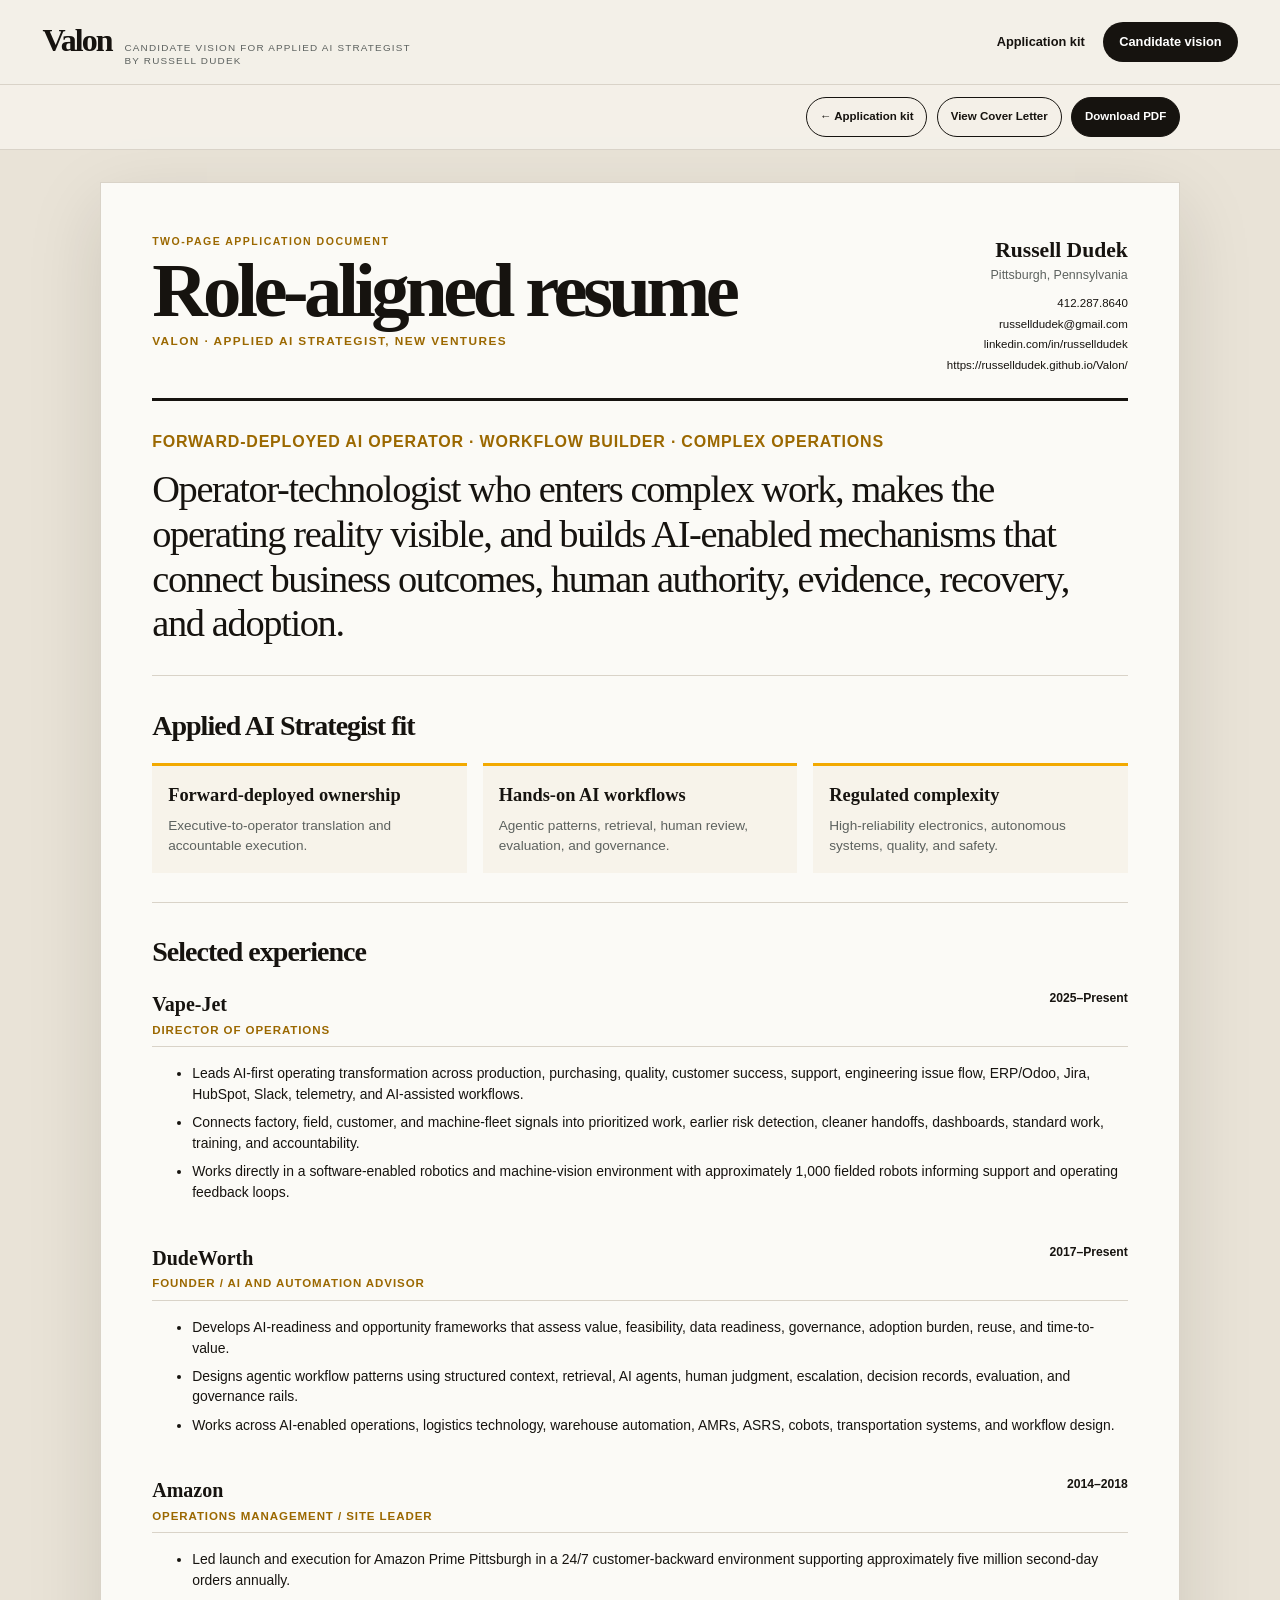
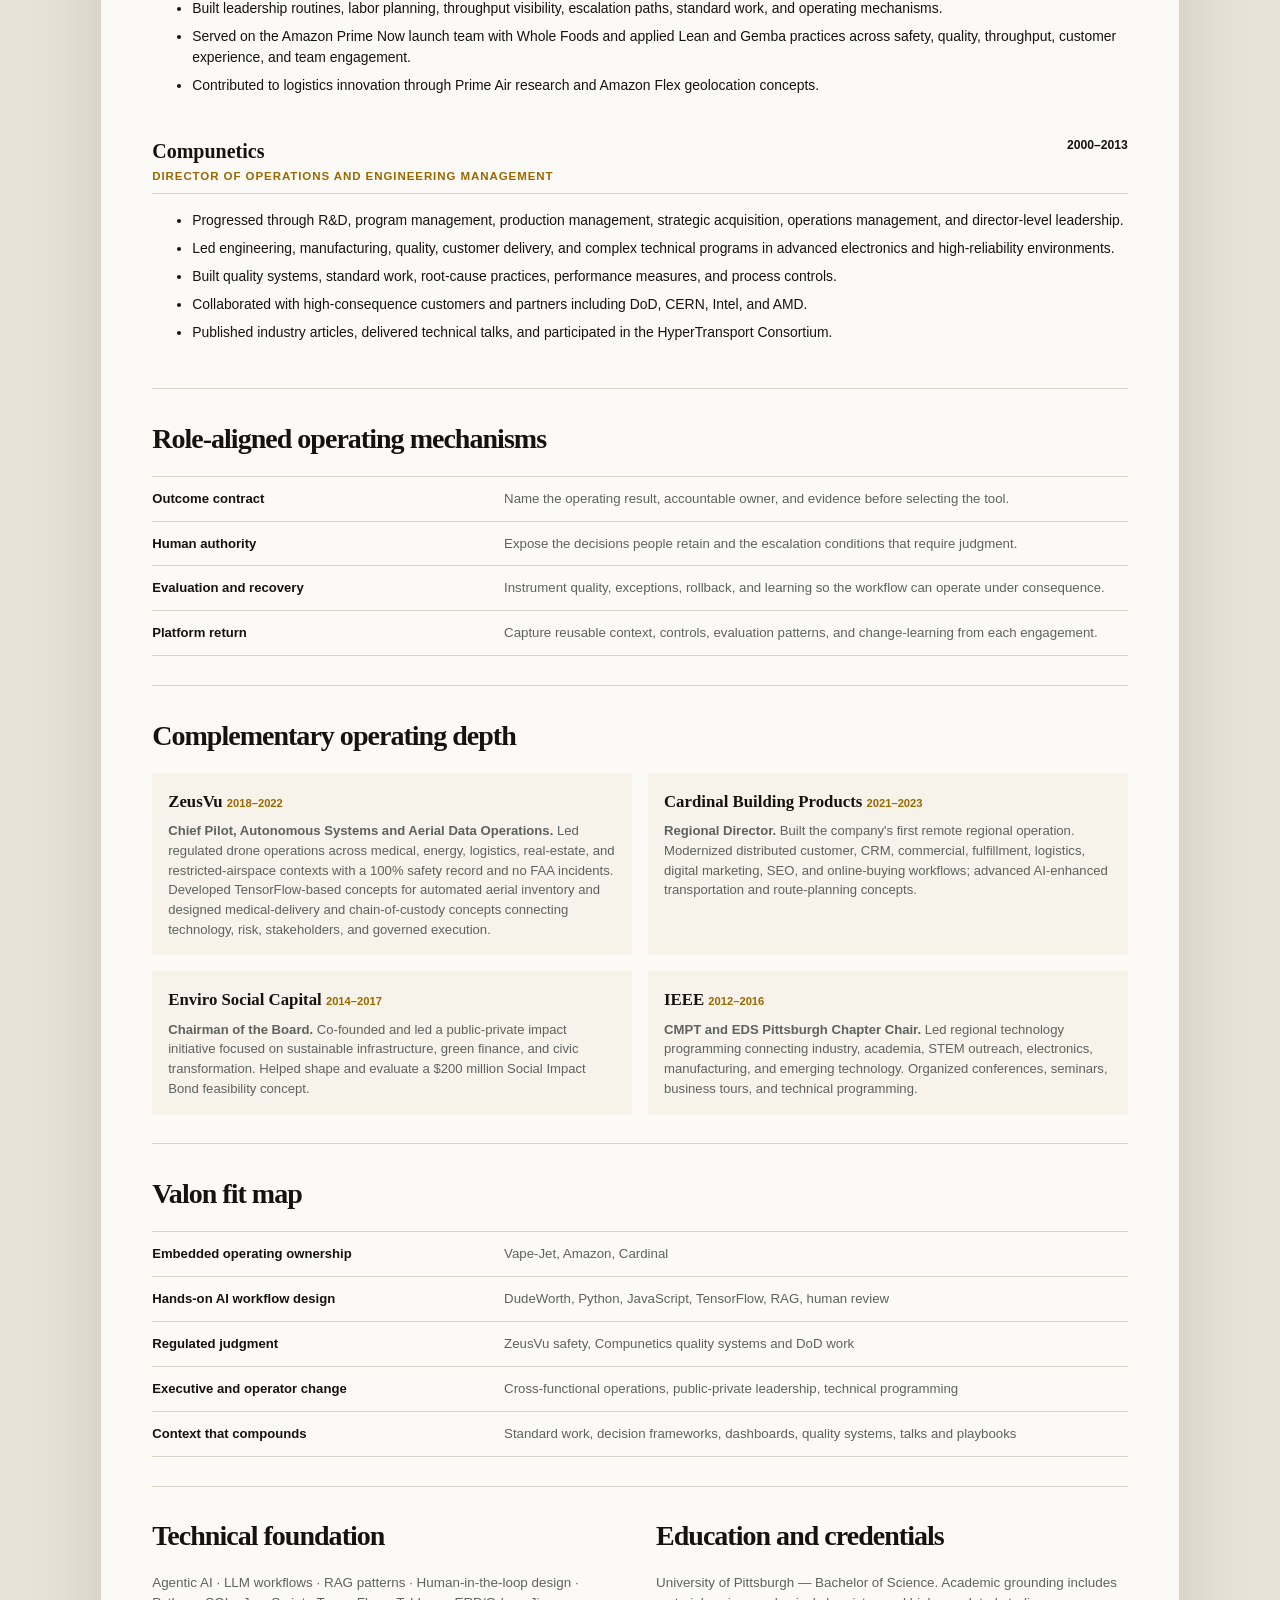
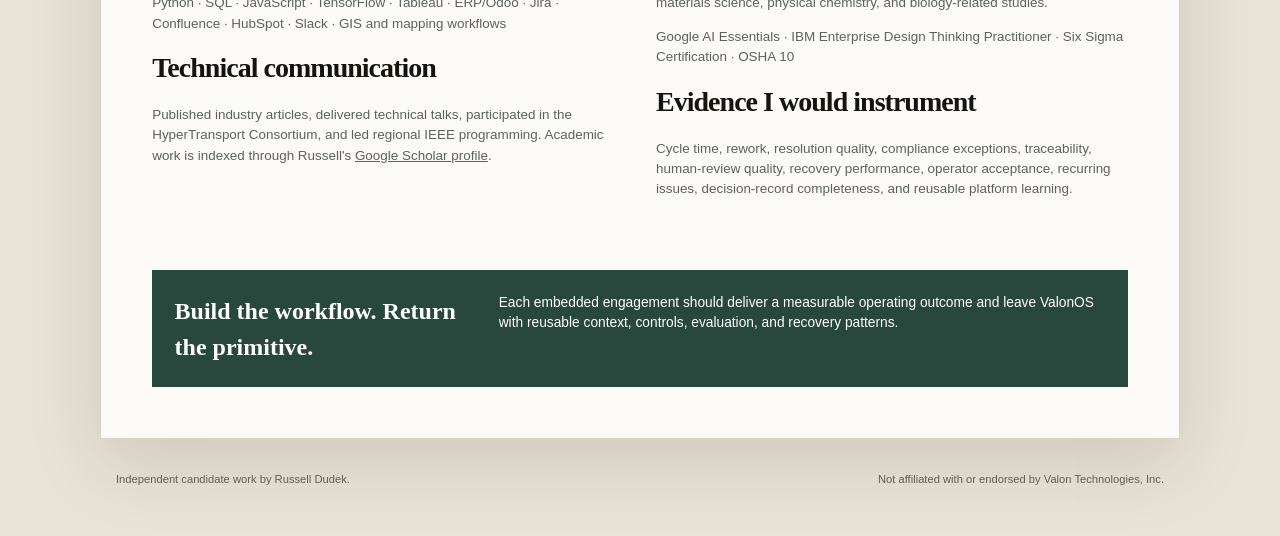
<file: resume.html>
<!doctype html>
<html lang="en"><head><meta charset="utf-8"><meta name="viewport" content="width=device-width,initial-scale=1">
<title>Russell Dudek | Role-aligned resume</title>
<meta name="description" content="Online role-aligned resume for Valon's Applied AI Strategist, New Ventures role.">
<link rel="stylesheet" href="styles.css"><link rel="stylesheet" href="documents.css"></head>
<body class="document-page"><a class="skip" href="#document">Skip to document</a>
<header class="header"><nav class="nav"><a class="brand" href="index.html"><strong>Valon</strong><span>Candidate vision for Applied AI Strategist<br>by Russell Dudek</span></a><div class="navlinks"><a href="index.html#documents">Application kit</a><a class="pill" href="index.html">Candidate vision</a></div></nav></header>
<div class="document-toolbar" aria-label="Document actions"><a href="index.html#documents">&larr; Application kit</a><a href="cover-letter.html">View Cover Letter</a><a class="download" download href="docs/Russell-Dudek-Valon-Resume.pdf">Download PDF</a></div>
<main class="online-document" id="document">
<header class="document-header"><div><div class="document-kicker">Two-page application document</div><h1>Role-aligned resume</h1><p>Valon · Applied AI Strategist, New Ventures</p></div><div><strong>Russell Dudek</strong><span>Pittsburgh, Pennsylvania</span><div class="document-contact"><a href="tel:+14122878640">412.287.8640</a><a href="mailto:russelldudek@gmail.com">russelldudek@gmail.com</a><a href="https://www.linkedin.com/in/russelldudek">linkedin.com/in/russelldudek</a><a href="https://russelldudek.github.io/Valon/">https://russelldudek.github.io/Valon/</a></div></div></header>
<section class="document-lead"><p class="document-identity">Forward-deployed AI operator · Workflow builder · Complex operations</p><p class="document-summary">Operator-technologist who enters complex work, makes the operating reality visible, and builds AI-enabled mechanisms that connect business outcomes, human authority, evidence, recovery, and adoption.</p></section>
<section><h2>Applied AI Strategist fit</h2><div class="fit-grid"><article><h3>Forward-deployed ownership</h3><p>Executive-to-operator translation and accountable execution.</p></article><article><h3>Hands-on AI workflows</h3><p>Agentic patterns, retrieval, human review, evaluation, and governance.</p></article><article><h3>Regulated complexity</h3><p>High-reliability electronics, autonomous systems, quality, and safety.</p></article></div></section>
<section><h2>Selected experience</h2><div class="experience-list">
<article><div class="experience-head"><div><h3>Vape-Jet</h3><p>Director of Operations</p></div><time>2025–Present</time></div><ul><li>Leads AI-first operating transformation across production, purchasing, quality, customer success, support, engineering issue flow, ERP/Odoo, Jira, HubSpot, Slack, telemetry, and AI-assisted workflows.</li><li>Connects factory, field, customer, and machine-fleet signals into prioritized work, earlier risk detection, cleaner handoffs, dashboards, standard work, training, and accountability.</li><li>Works directly in a software-enabled robotics and machine-vision environment with approximately 1,000 fielded robots informing support and operating feedback loops.</li></ul></article>
<article><div class="experience-head"><div><h3>DudeWorth</h3><p>Founder / AI and Automation Advisor</p></div><time>2017–Present</time></div><ul><li>Develops AI-readiness and opportunity frameworks that assess value, feasibility, data readiness, governance, adoption burden, reuse, and time-to-value.</li><li>Designs agentic workflow patterns using structured context, retrieval, AI agents, human judgment, escalation, decision records, evaluation, and governance rails.</li><li>Works across AI-enabled operations, logistics technology, warehouse automation, AMRs, ASRS, cobots, transportation systems, and workflow design.</li></ul></article>
<article><div class="experience-head"><div><h3>Amazon</h3><p>Operations Management / Site Leader</p></div><time>2014–2018</time></div><ul><li>Led launch and execution for Amazon Prime Pittsburgh in a 24/7 customer-backward environment supporting approximately five million second-day orders annually.</li><li>Built leadership routines, labor planning, throughput visibility, escalation paths, standard work, and operating mechanisms.</li><li>Served on the Amazon Prime Now launch team with Whole Foods and applied Lean and Gemba practices across safety, quality, throughput, customer experience, and team engagement.</li><li>Contributed to logistics innovation through Prime Air research and Amazon Flex geolocation concepts.</li></ul></article>
<article><div class="experience-head"><div><h3>Compunetics</h3><p>Director of Operations and Engineering Management</p></div><time>2000–2013</time></div><ul><li>Progressed through R&amp;D, program management, production management, strategic acquisition, operations management, and director-level leadership.</li><li>Led engineering, manufacturing, quality, customer delivery, and complex technical programs in advanced electronics and high-reliability environments.</li><li>Built quality systems, standard work, root-cause practices, performance measures, and process controls.</li><li>Collaborated with high-consequence customers and partners including DoD, CERN, Intel, and AMD.</li><li>Published industry articles, delivered technical talks, and participated in the HyperTransport Consortium.</li></ul></article>
</div></section>
<section><h2>Role-aligned operating mechanisms</h2><div class="fit-map"><div><b>Outcome contract</b><span>Name the operating result, accountable owner, and evidence before selecting the tool.</span></div><div><b>Human authority</b><span>Expose the decisions people retain and the escalation conditions that require judgment.</span></div><div><b>Evaluation and recovery</b><span>Instrument quality, exceptions, rollback, and learning so the workflow can operate under consequence.</span></div><div><b>Platform return</b><span>Capture reusable context, controls, evaluation patterns, and change-learning from each engagement.</span></div></div></section>
<section><h2>Complementary operating depth</h2><div class="compact-experience">
<article><h3>ZeusVu <span>2018–2022</span></h3><p><b>Chief Pilot, Autonomous Systems and Aerial Data Operations.</b> Led regulated drone operations across medical, energy, logistics, real-estate, and restricted-airspace contexts with a 100% safety record and no FAA incidents. Developed TensorFlow-based concepts for automated aerial inventory and designed medical-delivery and chain-of-custody concepts connecting technology, risk, stakeholders, and governed execution.</p></article>
<article><h3>Cardinal Building Products <span>2021–2023</span></h3><p><b>Regional Director.</b> Built the company's first remote regional operation. Modernized distributed customer, CRM, commercial, fulfillment, logistics, digital marketing, SEO, and online-buying workflows; advanced AI-enhanced transportation and route-planning concepts.</p></article>
<article><h3>Enviro Social Capital <span>2014–2017</span></h3><p><b>Chairman of the Board.</b> Co-founded and led a public-private impact initiative focused on sustainable infrastructure, green finance, and civic transformation. Helped shape and evaluate a $200 million Social Impact Bond feasibility concept.</p></article>
<article><h3>IEEE <span>2012–2016</span></h3><p><b>CMPT and EDS Pittsburgh Chapter Chair.</b> Led regional technology programming connecting industry, academia, STEM outreach, electronics, manufacturing, and emerging technology. Organized conferences, seminars, business tours, and technical programming.</p></article>
</div></section>
<section><h2>Valon fit map</h2><div class="fit-map"><div><b>Embedded operating ownership</b><span>Vape-Jet, Amazon, Cardinal</span></div><div><b>Hands-on AI workflow design</b><span>DudeWorth, Python, JavaScript, TensorFlow, RAG, human review</span></div><div><b>Regulated judgment</b><span>ZeusVu safety, Compunetics quality systems and DoD work</span></div><div><b>Executive and operator change</b><span>Cross-functional operations, public-private leadership, technical programming</span></div><div><b>Context that compounds</b><span>Standard work, decision frameworks, dashboards, quality systems, talks and playbooks</span></div></div></section>
<section class="document-columns"><div><h2>Technical foundation</h2><p>Agentic AI · LLM workflows · RAG patterns · Human-in-the-loop design · Python · SQL · JavaScript · TensorFlow · Tableau · ERP/Odoo · Jira · Confluence · HubSpot · Slack · GIS and mapping workflows</p><h2>Technical communication</h2><p>Published industry articles, delivered technical talks, participated in the HyperTransport Consortium, and led regional IEEE programming. Academic work is indexed through Russell's <a href="https://scholar.google.com/citations?user=yHQSVd8AAAAJ&amp;hl=en">Google Scholar profile</a>.</p></div><div><h2>Education and credentials</h2><p>University of Pittsburgh — Bachelor of Science. Academic grounding includes materials science, physical chemistry, and biology-related studies.</p><p>Google AI Essentials · IBM Enterprise Design Thinking Practitioner · Six Sigma Certification · OSHA 10</p><h2>Evidence I would instrument</h2><p>Cycle time, rework, resolution quality, compliance exceptions, traceability, human-review quality, recovery performance, operator acceptance, recurring issues, decision-record completeness, and reusable platform learning.</p></div></section>
<aside class="document-callout"><strong>Build the workflow. Return the primitive.</strong><span>Each embedded engagement should deliver a measurable operating outcome and leave ValonOS with reusable context, controls, evaluation, and recovery patterns.</span></aside>
</main><footer class="document-footer"><span>Independent candidate work by Russell Dudek.</span><span>Not affiliated with or endorsed by Valon Technologies, Inc.</span></footer></body></html>
</file>
<file: styles.css>
@import url('brand-tokens.css');
*{box-sizing:border-box}html{scroll-behavior:smooth}body{margin:0;background:var(--valon-cream);color:var(--valon-ink);font-family:"Avenir Next","Segoe UI",Arial,sans-serif;line-height:1.5;overflow-x:hidden}a{color:inherit}button,a{touch-action:manipulation}.skip{position:fixed;left:1rem;top:-5rem;background:#fff;padding:.75rem 1rem;z-index:100}.skip:focus{top:1rem}.header{position:sticky;top:0;z-index:30;background:rgba(244,241,233,.94);backdrop-filter:blur(14px);border-bottom:1px solid var(--valon-line)}.nav{max-width:1240px;margin:auto;padding:1rem 1.4rem;display:flex;justify-content:space-between;align-items:center;gap:2rem}.brand{display:flex;align-items:baseline;gap:.8rem;text-decoration:none;min-width:0}.brand strong{font-family:Georgia,serif;font-size:2rem;letter-spacing:-.06em}.brand span{font-size:.62rem;text-transform:uppercase;letter-spacing:.12em;color:var(--valon-slate);line-height:1.35}.navlinks{display:flex;gap:1.15rem;align-items:center}.navlinks a{text-decoration:none;font-size:.8rem;font-weight:750;white-space:nowrap}.pill{background:var(--valon-ink);color:#fff;border-radius:999px;padding:.65rem 1rem}.eyebrow{font-size:.7rem;font-weight:850;letter-spacing:.16em;text-transform:uppercase;color:#9b6800}.hero{max-width:1240px;margin:auto;padding:5rem 1.4rem 5.5rem;display:grid;grid-template-columns:minmax(0,1.2fr) minmax(300px,.8fr);gap:5rem;align-items:center;min-height:760px}.hero-copy{min-width:0}.hero h1,.section h2,.documents-heading h2{font-family:Georgia,serif;letter-spacing:-.06em;line-height:.92}.hero h1{font-size:clamp(3.6rem,6vw,6.2rem);margin:.7rem 0 1.4rem;max-width:100%;overflow-wrap:normal;word-break:normal}.lede{font-size:1.14rem;max-width:660px;color:#4f514f}.actions{display:flex;gap:.8rem;flex-wrap:wrap;margin-top:2rem}.button{display:inline-flex;align-items:center;justify-content:center;min-height:48px;padding:.75rem 1.05rem;border:1.5px solid var(--valon-ink);border-radius:7px;text-decoration:none;font-weight:800;background:var(--valon-ink);color:#fff}.button.secondary{background:transparent;color:var(--valon-ink)}.proofline{display:flex;flex-wrap:wrap;gap:.5rem 1.2rem;border-top:1px solid var(--valon-line);padding-top:1.1rem;margin-top:2.5rem;color:var(--valon-slate);font-size:.74rem;font-weight:750}.hero-principle{background:var(--valon-paper);border:1px solid var(--valon-line);padding:2rem;box-shadow:0 28px 70px rgba(33,25,15,.1);min-width:0}.hero-principle-top{display:flex;justify-content:space-between;gap:1rem;padding-bottom:1.2rem;border-bottom:1px solid var(--valon-line);text-transform:uppercase;letter-spacing:.12em;font-size:.64rem;font-weight:850;color:#9b6800}.hero-principle p{font-family:Georgia,serif;font-size:clamp(2rem,3vw,3.4rem);line-height:1;letter-spacing:-.05em;margin:1rem 0}.hero-principle p:nth-of-type(2){color:#9b6800}.hero-principle-foot{margin-top:1.5rem;padding-top:1rem;border-top:1px solid var(--valon-line);font-size:.83rem;color:var(--valon-slate)}.section{padding:7rem max(1.4rem,calc((100vw - 1240px)/2))}.section-inner{max-width:1240px;margin:auto}.section.dark{background:var(--valon-ink);color:#fff}.section.gold{background:var(--valon-gold)}.section h2,.documents-heading h2{font-size:clamp(3rem,5.4vw,5.8rem);margin:.5rem 0 1.4rem;max-width:12ch}.section .intro{max-width:800px;font-size:1.08rem;color:var(--valon-slate)}.dark .intro{color:#bbb6aa}.tensions{margin-top:3.5rem;display:grid;grid-template-columns:1fr 1fr;border-top:1px solid #45413a}.tension{padding:2rem 2rem 2rem 0;border-bottom:1px solid #45413a}.tension:nth-child(odd){border-right:1px solid #45413a}.tension:nth-child(even){padding-left:2rem}.tension .num{color:var(--valon-gold);font-weight:900;font-size:.7rem;letter-spacing:.14em}.tension h3{font-family:Georgia,serif;font-size:1.7rem;margin:.5rem 0}.tension p{color:#bbb6aa;max-width:520px}.model-section{background:#ebe6da}.model-intro{display:flex;justify-content:space-between;align-items:end;gap:2rem;margin-bottom:2rem}.reset-button{appearance:none;border:1px solid var(--valon-ink);background:transparent;border-radius:999px;padding:.7rem 1rem;font:inherit;font-size:.75rem;font-weight:800;cursor:pointer;white-space:nowrap}.buildline{position:relative;background:var(--valon-paper);border:1px solid var(--valon-line);padding:clamp(1.2rem,2.5vw,2.2rem);box-shadow:0 30px 70px rgba(33,25,15,.11)}.buildhead{display:flex;justify-content:space-between;gap:1.5rem;align-items:start}.buildhead h3{font-family:Georgia,serif;font-size:clamp(2rem,4vw,3.6rem);letter-spacing:-.05em;line-height:1;margin:.45rem 0 0}.baseline-label{font-size:.62rem;text-transform:uppercase;letter-spacing:.13em;color:#9b6800;font-weight:900}.status{border:1px solid var(--valon-line);padding:.55rem .7rem;font-size:.64rem;font-weight:850;text-transform:uppercase;letter-spacing:.11em;background:#fff;max-width:180px}.field-stack{position:relative;margin:2rem 0 1.3rem;border-left:1px solid var(--valon-line);border-right:1px solid var(--valon-line);display:grid;gap:.65rem;padding:1rem clamp(1rem,4vw,3.2rem)}.side-label{position:absolute;top:50%;writing-mode:vertical-rl;font-size:.56rem;letter-spacing:.16em;font-weight:900;color:var(--valon-slate);text-transform:uppercase}.side-label.client{left:.35rem;transform:rotate(180deg) translateY(50%)}.side-label.return-label{right:.35rem;transform:translateY(-50%)}.layer{position:relative;z-index:1;display:grid;grid-template-columns:minmax(85px,120px) minmax(0,1fr) auto;align-items:center;gap:1rem;padding:.8rem 1rem;background:#fff;border:1px solid var(--valon-line);transform:translateX(var(--offset));transition:transform .55s cubic-bezier(.2,.8,.2,1),border-color .3s,background .3s}.layer b{font-size:.8rem}.layer span{font-size:.76rem;color:var(--valon-slate)}.layer em{font-style:normal;font-size:.6rem;font-weight:900;text-transform:uppercase;letter-spacing:.1em;color:#9b6800}.layer[data-layer="outcome"]{--offset:-22px}.layer[data-layer="work"]{--offset:18px}.layer[data-layer="authority"]{--offset:-12px}.layer[data-layer="evidence"]{--offset:26px}.layer[data-layer="recovery"]{--offset:-17px}.buildline.resolved .layer{transform:translateX(0);border-color:#b48a25}.buildline.resolved .layer.active{background:var(--valon-gold-soft);border-color:var(--valon-gold)}.bond{position:absolute;z-index:0;left:50%;top:1.6rem;bottom:6.8rem;width:3px;background:var(--candidate-forest);transform:scaleY(0);transform-origin:top;transition:transform .7s .2s cubic-bezier(.2,.8,.2,1)}.buildline.resolved .bond{transform:scaleY(1)}.return-chip{position:relative;z-index:2;display:grid;grid-template-columns:auto 1fr;gap:1rem;align-items:center;margin-top:.15rem;padding:.85rem 1rem;background:var(--candidate-forest);color:#fff;transform:translateY(12px);opacity:0;transition:.45s .65s}.return-chip small{text-transform:uppercase;letter-spacing:.12em;font-size:.57rem;font-weight:900;color:#dfe9df}.return-chip strong{font-size:.78rem;letter-spacing:.04em}.buildline.resolved .return-chip{transform:none;opacity:1}.scenario-area{display:flex;justify-content:space-between;align-items:center;gap:1rem;flex-wrap:wrap}.scenario-label{font-size:.62rem;text-transform:uppercase;letter-spacing:.12em;font-weight:900;color:var(--valon-slate)}.scenarios{display:flex;gap:.55rem;flex-wrap:wrap}.scenarios button{border:1px solid var(--valon-line);background:#fff;border-radius:999px;padding:.62rem .8rem;font:inherit;font-size:.72rem;font-weight:800;cursor:pointer}.scenarios button[aria-pressed="true"]{background:var(--valon-ink);color:#fff;border-color:var(--valon-ink)}.readout{display:grid;grid-template-columns:1fr 1fr;gap:1.5rem;margin-top:1rem;padding-top:1rem;border-top:1px solid var(--valon-line)}.readout small{display:block;font-size:.58rem;text-transform:uppercase;letter-spacing:.12em;color:var(--valon-slate);font-weight:900}.readout strong{display:block;margin-top:.25rem;font-size:.86rem}.stages{margin-top:2rem;display:grid;grid-template-columns:repeat(5,1fr);border:1px solid var(--valon-line);background:var(--valon-paper)}.stage{padding:1.5rem 1.1rem;min-height:230px;border-right:1px solid var(--valon-line);position:relative}.stage:last-child{border-right:0}.stage .n{font-size:.65rem;color:#9b6800;font-weight:900}.stage h3{font-family:Georgia,serif;font-size:1.4rem;margin:2.5rem 0 .7rem}.stage p{font-size:.82rem;color:var(--valon-slate)}.evidence{margin-top:3.5rem;border-top:1px solid #45413a}.evidence article{display:grid;grid-template-columns:170px 1fr 1.2fr;gap:2rem;padding:2rem 0;border-bottom:1px solid #45413a}.evidence .meta{font-size:.75rem;color:var(--valon-gold)}.evidence h3{font-family:Georgia,serif;font-size:1.55rem;margin:0}.evidence p{margin:0;color:#bbb6aa}.timeline{margin-top:3.5rem;display:grid;grid-template-columns:repeat(4,1fr);gap:1rem}.phase{background:var(--valon-paper);border:1px solid var(--valon-line);padding:1.5rem;min-height:290px}.phase span{font-size:.65rem;color:#9b6800;font-weight:900;letter-spacing:.12em}.phase h3{font-family:Georgia,serif;font-size:1.55rem}.phase li{margin:.5rem 0;font-size:.84rem}.documents-section{background:var(--candidate-forest);color:#fff;padding:7rem max(1.4rem,calc((100vw - 1240px)/2))}.documents-inner{max-width:1240px;margin:auto}.documents-heading{display:flex;justify-content:space-between;align-items:end;gap:3rem}.documents-heading h2{max-width:10ch}.documents-heading p{max-width:620px;color:#d6ded6}.light-button{border-color:#fff!important;color:#fff!important}.document-grid{margin-top:3rem;display:grid;grid-template-columns:repeat(2,1fr);gap:1rem}.document-card{min-width:0;display:grid;grid-template-columns:auto 1fr;gap:1.2rem;padding:1.5rem;background:#f8f5ee;color:var(--valon-ink);border:1px solid rgba(255,255,255,.4);text-decoration:none;transition:transform .2s,box-shadow .2s}.document-card:hover,.document-card:focus-visible{transform:translateY(-3px);box-shadow:0 18px 34px rgba(0,0,0,.18)}.document-card>span{font-size:.7rem;color:#9b6800;font-weight:900}.document-card small{font-size:.58rem;text-transform:uppercase;letter-spacing:.12em;color:var(--valon-slate);font-weight:900}.document-card h3{font-family:Georgia,serif;font-size:1.6rem;margin:.35rem 0}.document-card p{margin:0;color:var(--valon-slate);font-size:.84rem}.document-card b{grid-column:2;font-size:.72rem;text-transform:uppercase;letter-spacing:.08em}.primary-card{grid-column:1/-1;grid-template-columns:auto 1fr auto;align-items:center}.primary-card b{grid-column:3}.questions{margin-top:3rem;display:grid;grid-template-columns:1fr 1fr;border-top:1px solid rgba(22,19,15,.3)}.question{padding:1.4rem 1.2rem 1.4rem 0;border-bottom:1px solid rgba(22,19,15,.3);font-family:Georgia,serif;font-size:1.3rem}.question:nth-child(odd){border-right:1px solid rgba(22,19,15,.3)}.question:nth-child(even){padding-left:1.2rem}.footer{background:#0e0c09;color:#fff;padding:2.5rem max(1.4rem,calc((100vw - 1240px)/2));font-size:.78rem}.footergrid{display:grid;grid-template-columns:1fr 1fr 1fr;gap:2rem}.footer a{color:#fff}.footer p{color:#aaa49a;overflow-wrap:anywhere}.doc-actions{position:sticky;top:0;z-index:10;display:flex;gap:.8rem;justify-content:flex-end;padding:.8rem 1rem;background:rgba(244,241,233,.95);border-bottom:1px solid var(--valon-line)}.doc-actions a{padding:.55rem .8rem;border:1px solid var(--valon-ink);border-radius:999px;text-decoration:none;font-size:.75rem;font-weight:800}.doc-actions a.primary{background:var(--valon-ink);color:#fff}
@media(max-width:980px){.navlinks a:not(.pill){display:none}.hero{grid-template-columns:1fr;min-height:auto;gap:2.5rem}.hero-principle{max-width:720px}.model-intro,.documents-heading{align-items:start}.stages{grid-template-columns:1fr 1fr}.stage{border-bottom:1px solid var(--valon-line)}.evidence article{grid-template-columns:130px 1fr}.evidence p{grid-column:2}.timeline{grid-template-columns:1fr 1fr}.footergrid{grid-template-columns:1fr}.document-grid{grid-template-columns:1fr}.primary-card{grid-column:auto;grid-template-columns:auto 1fr}.primary-card b{grid-column:2}}
@media(max-width:620px){.brand span{display:none}.hero{padding-top:3.5rem}.hero h1{font-size:clamp(3rem,15vw,4.2rem);max-width:100%}.hero-principle{padding:1.4rem}.hero-principle p{font-size:2.25rem}.section,.documents-section{padding-top:5rem;padding-bottom:5rem}.model-intro,.documents-heading{display:grid}.reset-button{justify-self:start}.buildhead{display:grid}.status{max-width:none;justify-self:start}.field-stack{padding:1rem .7rem;border-left:0;border-right:0}.side-label{display:none}.layer{grid-template-columns:78px minmax(0,1fr);gap:.6rem;padding:.75rem}.layer em{display:none}.layer span{font-size:.7rem}.return-chip{grid-template-columns:1fr;gap:.25rem}.scenario-area{display:grid}.readout{grid-template-columns:1fr}.tensions,.questions{grid-template-columns:1fr}.tension:nth-child(odd),.question:nth-child(odd){border-right:0}.tension:nth-child(even),.question:nth-child(even){padding-left:0}.stages{grid-template-columns:1fr}.timeline{grid-template-columns:1fr}.evidence article{grid-template-columns:1fr;gap:.65rem}.evidence p{grid-column:1}.nav{padding:.8rem 1rem}.document-card,.primary-card{grid-template-columns:auto minmax(0,1fr)}.document-card b,.primary-card b{grid-column:2}.documents-heading .button{justify-self:start}}
@media(max-width:360px){.hero h1{font-size:2.85rem}.button{width:100%}.actions{display:grid}.scenarios{display:grid;grid-template-columns:1fr 1fr;width:100%}.scenarios button{min-width:0}.layer{grid-template-columns:70px minmax(0,1fr)}.document-card{padding:1.15rem}}
@media(prefers-reduced-motion:reduce){*{scroll-behavior:auto!important;animation:none!important;transition:none!important}.buildline .layer{transform:none}.bond{transform:scaleY(1)}.return-chip{opacity:1;transform:none}}
</file>
<file: documents.css>
@import url('brand-tokens.css');
.document-page{background:#e9e3d7}.document-toolbar{position:sticky;top:69px;z-index:20;display:flex;justify-content:flex-end;gap:.6rem;flex-wrap:wrap;padding:.75rem max(1rem,calc((100vw - 1080px)/2));background:rgba(244,241,233,.96);border-bottom:1px solid var(--valon-line)}.document-toolbar a{display:inline-flex;align-items:center;min-height:40px;padding:.55rem .8rem;border:1px solid var(--valon-ink);border-radius:999px;text-decoration:none;font-size:.72rem;font-weight:850}.document-toolbar .download{background:var(--valon-ink);color:#fff}.online-document{width:min(1080px,calc(100% - 2rem));margin:2rem auto 4rem;background:var(--valon-paper);border:1px solid var(--valon-line);box-shadow:0 24px 70px rgba(33,25,15,.13);padding:clamp(1.5rem,4vw,4rem);overflow-wrap:anywhere}.document-header{display:grid;grid-template-columns:1.3fr .7fr;gap:2rem;padding-bottom:1.5rem;border-bottom:3px solid var(--valon-ink)}.document-header h1{font-family:Georgia,serif;font-size:clamp(2.8rem,6vw,5.5rem);line-height:.92;letter-spacing:-.06em;margin:.4rem 0}.document-header p{margin:0;color:#9b6800;font-size:.74rem;font-weight:900;text-transform:uppercase;letter-spacing:.12em}.document-header>div:last-child{display:grid;align-content:start;justify-items:end;text-align:right}.document-header>div:last-child>strong{font-family:Georgia,serif;font-size:1.35rem}.document-header>div:last-child>span{font-size:.78rem;color:var(--valon-slate)}.document-kicker{font-size:.66rem;color:#9b6800;font-weight:900;text-transform:uppercase;letter-spacing:.14em}.document-contact{display:grid;gap:.2rem;margin-top:.65rem;font-size:.72rem}.document-contact a{text-decoration:none}.online-document section{padding:1.8rem 0;border-bottom:1px solid var(--valon-line)}.online-document section:last-of-type{border-bottom:0}.online-document h2{font-family:Georgia,serif;font-size:1.75rem;letter-spacing:-.035em;margin:0 0 1rem}.online-document h3{font-family:Georgia,serif}.document-lead{display:grid;gap:.8rem}.document-identity{font-size:1rem;font-weight:850;text-transform:uppercase;letter-spacing:.05em;color:#9b6800;margin:0}.document-summary,.document-thesis{font-family:Georgia,serif;font-size:clamp(1.55rem,3vw,2.5rem);line-height:1.17;letter-spacing:-.035em;margin:0}.fit-grid{display:grid;grid-template-columns:repeat(3,1fr);gap:1rem}.fit-grid article{border-top:3px solid var(--valon-gold);padding:1rem;background:#f7f3ea}.fit-grid h3{margin:0 0 .4rem;font-size:1.15rem}.fit-grid p{margin:0;color:var(--valon-slate);font-size:.85rem}.experience-list{display:grid;gap:1.5rem}.experience-list article{break-inside:avoid}.experience-head{display:flex;justify-content:space-between;gap:1rem;border-bottom:1px solid var(--valon-line);padding-bottom:.45rem}.experience-head h3{margin:0;font-size:1.25rem}.experience-head p{margin:.15rem 0 0;font-size:.72rem;font-weight:900;text-transform:uppercase;letter-spacing:.08em;color:#9b6800}.experience-head time{font-size:.76rem;font-weight:850}.experience-list li{margin:.45rem 0;font-size:.87rem}.compact-experience{display:grid;grid-template-columns:1fr 1fr;gap:1rem}.compact-experience article{padding:1rem;background:#f7f3ea}.compact-experience h3{margin:0 0 .45rem;font-size:1.05rem}.compact-experience h3 span{font-family:"Avenir Next","Segoe UI",Arial,sans-serif;font-size:.7rem;color:#9b6800}.compact-experience p{margin:0;font-size:.82rem;color:var(--valon-slate)}.fit-map{display:grid;border-top:1px solid var(--valon-line)}.fit-map>div{display:grid;grid-template-columns:minmax(190px,.7fr) 1.3fr;gap:1rem;padding:.75rem 0;border-bottom:1px solid var(--valon-line)}.fit-map b{font-size:.82rem}.fit-map span{font-size:.83rem;color:var(--valon-slate)}.document-columns{display:grid!important;grid-template-columns:1fr 1fr;gap:2rem}.document-columns p{font-size:.84rem;color:var(--valon-slate)}.document-callout{display:grid;grid-template-columns:.65fr 1.35fr;gap:2rem;margin-top:1.8rem;padding:1.4rem;background:var(--candidate-forest);color:#fff}.document-callout strong{font-family:Georgia,serif;font-size:1.5rem}.document-callout span{font-size:.86rem}.letter>h2{font-family:Georgia,serif;font-size:clamp(2rem,4vw,3.4rem);line-height:1.05;letter-spacing:-.045em;margin:0 0 1.3rem}.letter>p{font-size:.95rem;line-height:1.7}.letter a{font-weight:800}.letter-principles{display:grid;grid-template-columns:repeat(3,1fr);gap:1rem;margin:1.5rem 0}.letter-principles article{background:#f7f3ea;border-top:3px solid var(--valon-gold);padding:1rem}.letter-principles h3{margin:0 0 .4rem}.letter-principles p{font-size:.82rem;color:var(--valon-slate)}.working-session{background:#efe3c2;padding:1.2rem;margin:1.5rem 0}.working-session h3{margin:0 0 .8rem}.working-session ol{display:grid;grid-template-columns:repeat(4,1fr);gap:1rem;margin:0;padding-left:1.2rem}.working-session li{font-size:.8rem}.signature{font-family:Georgia,serif;font-size:1.1rem!important}.brief-grid{display:grid!important;grid-template-columns:1fr 1fr;gap:2rem}.record-list{display:grid;border-top:1px solid var(--valon-line)}.record-list>div{padding:.8rem 0;border-bottom:1px solid var(--valon-line)}.record-list b,.record-list span{display:block}.record-list b{font-size:.84rem}.record-list span{font-size:.82rem;color:var(--valon-slate);margin-top:.25rem}.source-note{font-size:.72rem;color:var(--valon-slate);margin-top:1rem}.plan-grid{display:grid!important;grid-template-columns:1fr 1fr;gap:1rem}.plan-grid article{background:#f7f3ea;border-top:3px solid var(--valon-gold);padding:1.2rem}.plan-grid article>span,.scenario-record span{font-size:.65rem;color:#9b6800;font-weight:900;letter-spacing:.12em}.plan-grid h2{font-size:1.4rem}.plan-grid li{font-size:.84rem;margin:.45rem 0}.plan-grid p{font-size:.8rem;color:var(--valon-slate)}.framework-table{display:grid;border-top:1px solid var(--valon-ink)}.framework-table>div{display:grid;grid-template-columns:.55fr 1.15fr 1fr;gap:1rem;padding:.8rem;border-bottom:1px solid var(--valon-line)}.framework-table .table-head{background:var(--valon-ink);color:#fff;font-size:.72rem;text-transform:uppercase;letter-spacing:.08em}.framework-table strong{font-size:.83rem}.framework-table span{font-size:.82rem;color:var(--valon-slate)}.scenario-record{display:grid!important;grid-template-columns:.45fr 1.55fr;gap:2rem;align-items:center;background:#efe3c2;padding:1.4rem!important;margin-top:1.5rem}.scenario-record h2{margin:.2rem 0 0}.scenario-record p{margin:0}.document-footer{max-width:1080px;margin:-2rem auto 3rem;padding:0 1rem;display:flex;justify-content:space-between;gap:1rem;color:#625d54;font-size:.7rem}
@media(max-width:780px){.document-toolbar{top:61px}.document-header{grid-template-columns:1fr}.document-header>div:last-child{justify-items:start;text-align:left}.fit-grid,.letter-principles,.brief-grid,.plan-grid,.document-columns,.compact-experience{grid-template-columns:1fr}.working-session ol{grid-template-columns:1fr 1fr}.fit-map>div,.framework-table>div,.document-callout,.scenario-record{grid-template-columns:1fr}.framework-table .table-head{display:none}.framework-table>div:not(.table-head){background:#f7f3ea;margin-bottom:.5rem}.document-footer{display:grid}.online-document{width:min(100% - 1rem,1080px);margin-top:1rem;padding:1.25rem}}
@media(max-width:420px){.document-toolbar{justify-content:flex-start}.document-toolbar a{font-size:.67rem;padding:.5rem .65rem}.working-session ol{grid-template-columns:1fr}.experience-head{display:grid}.online-document h2{font-size:1.45rem}}
@media print{.header,.document-toolbar,.document-footer{display:none!important}.document-page{background:#fff}.online-document{width:auto;margin:0;padding:0;border:0;box-shadow:none}}
</file>
